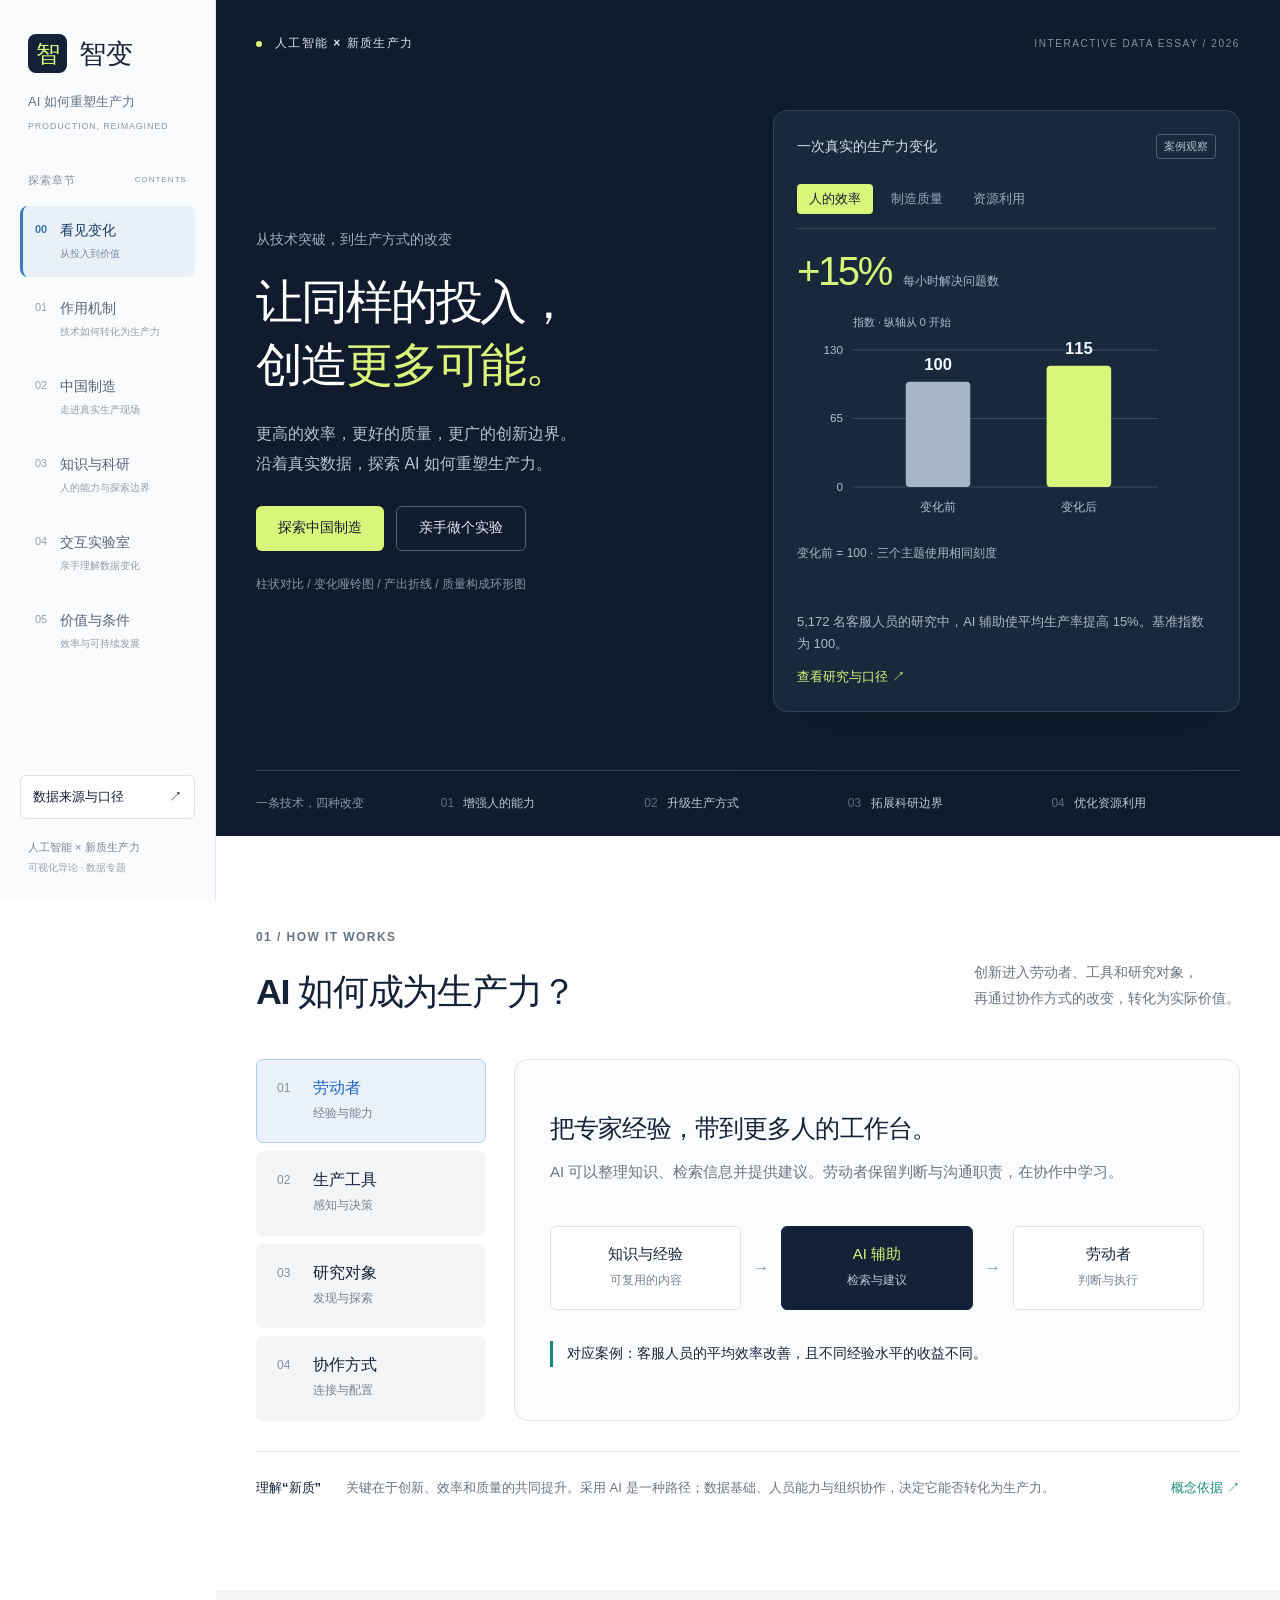
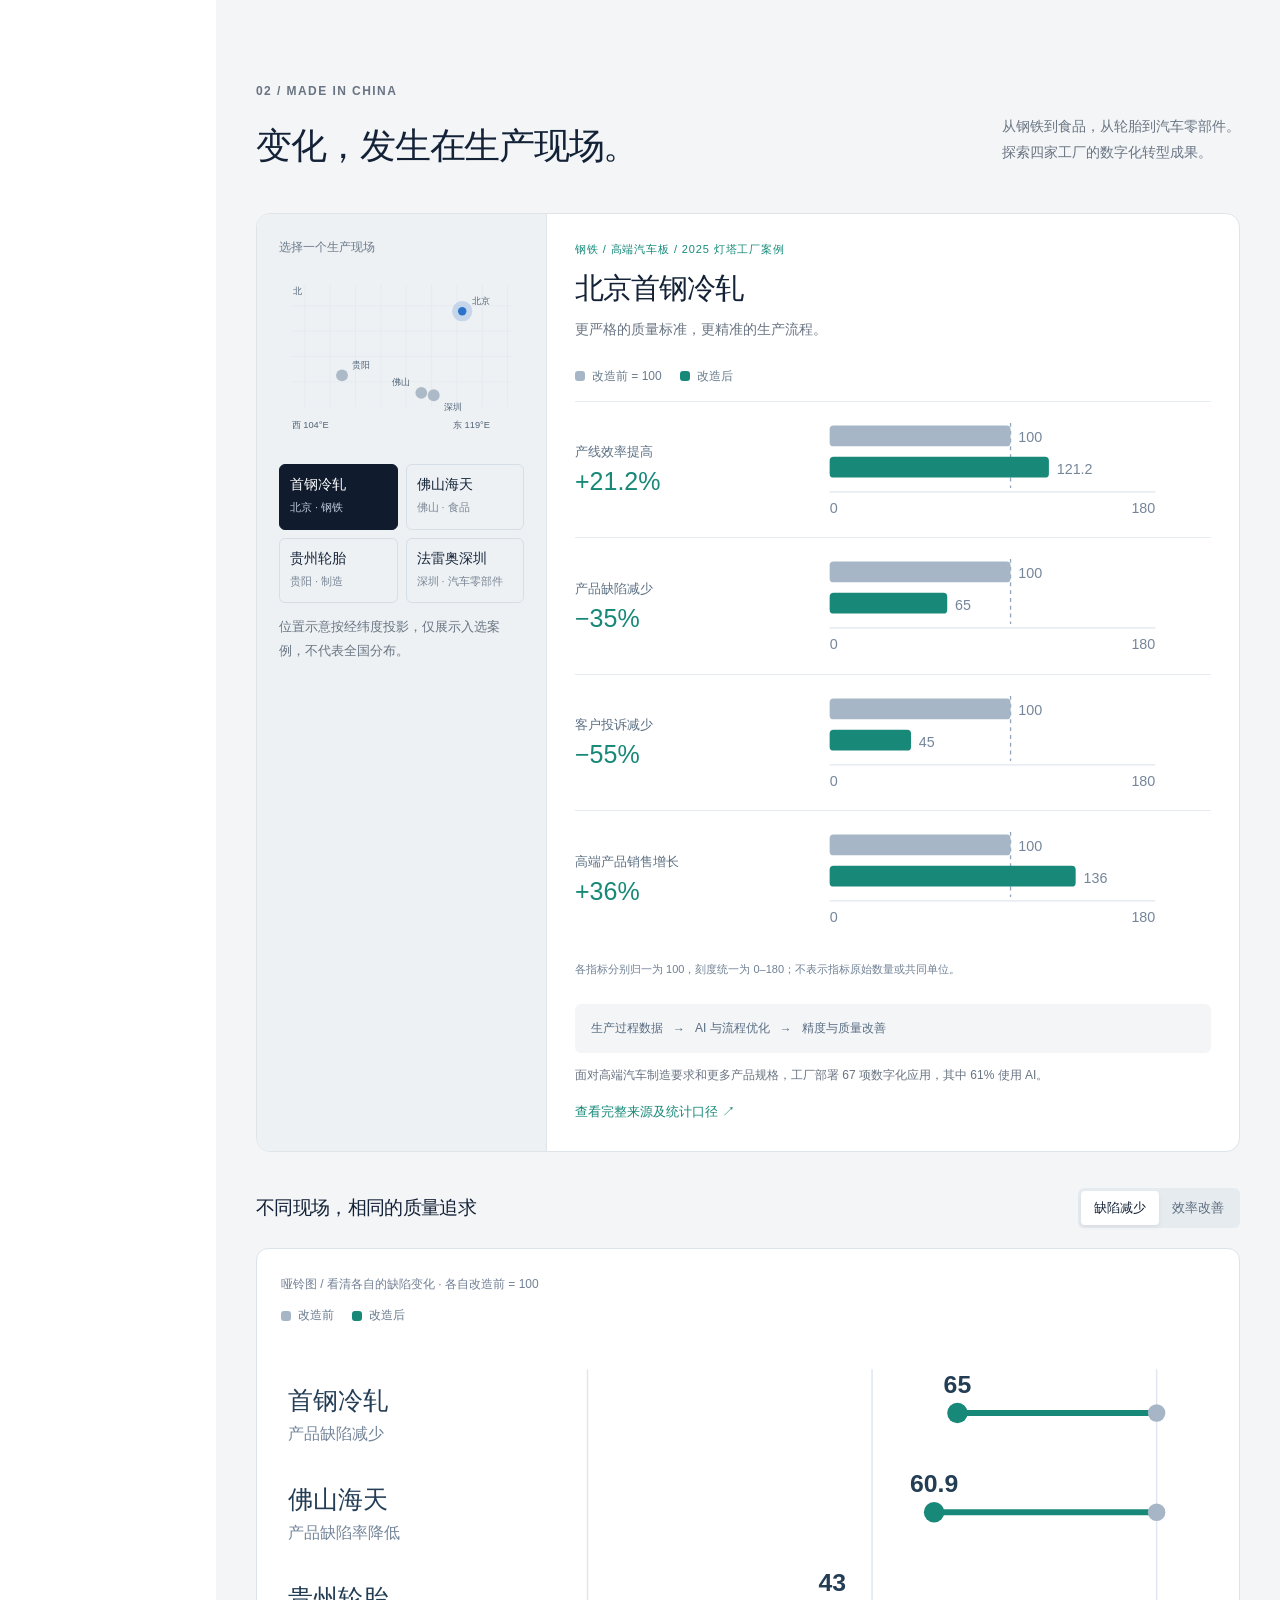
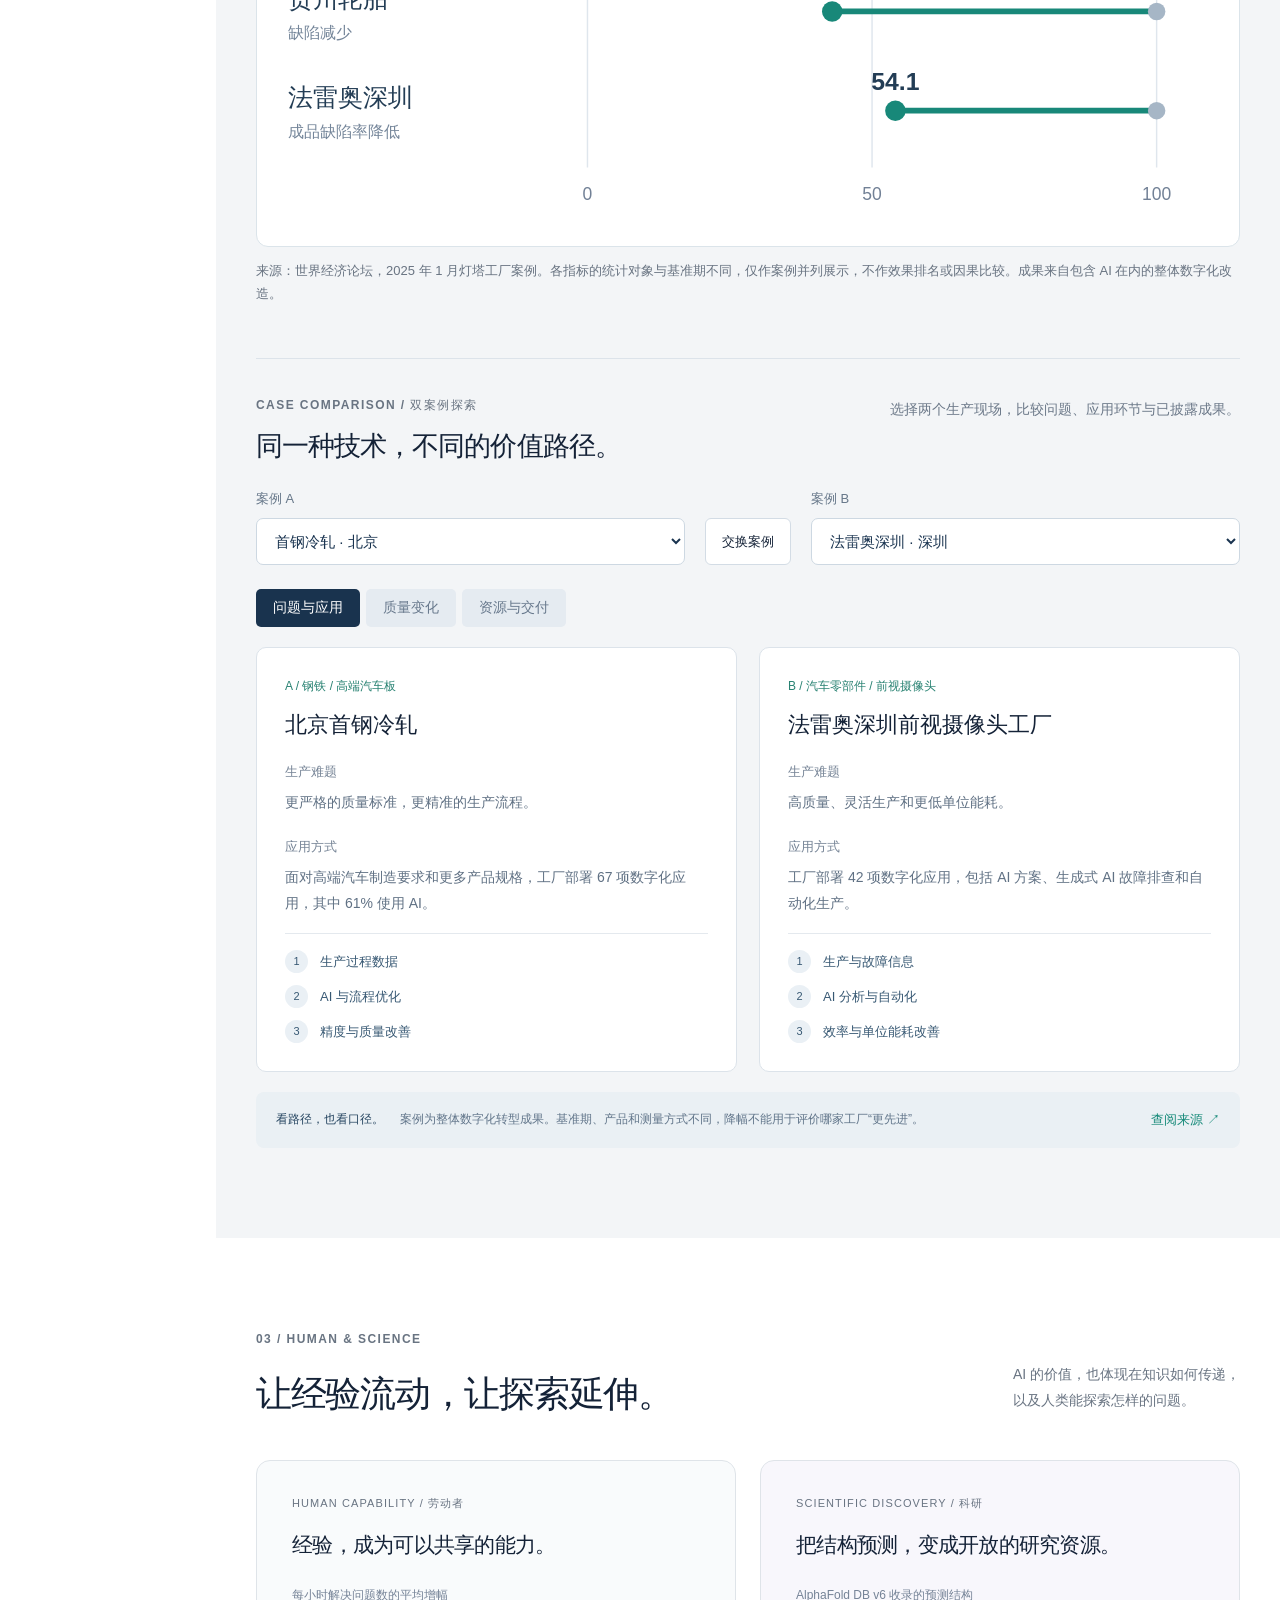
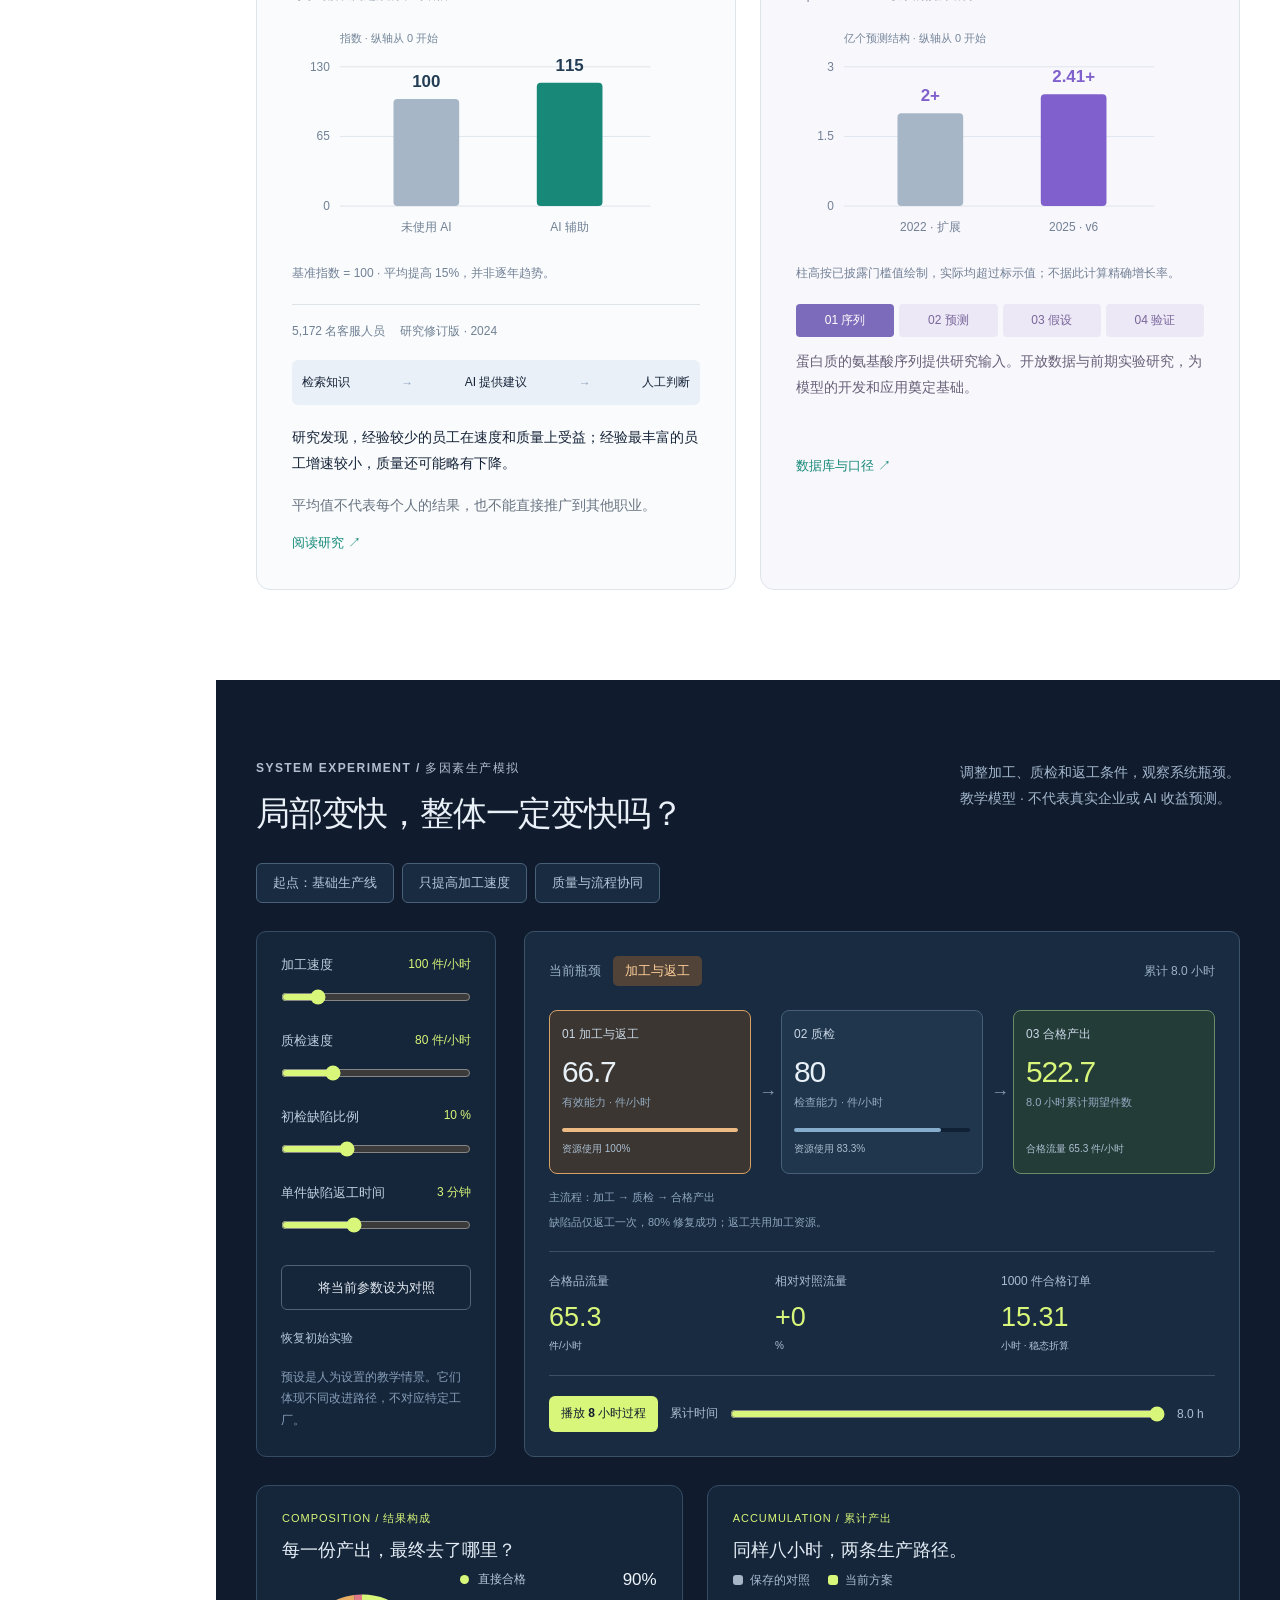
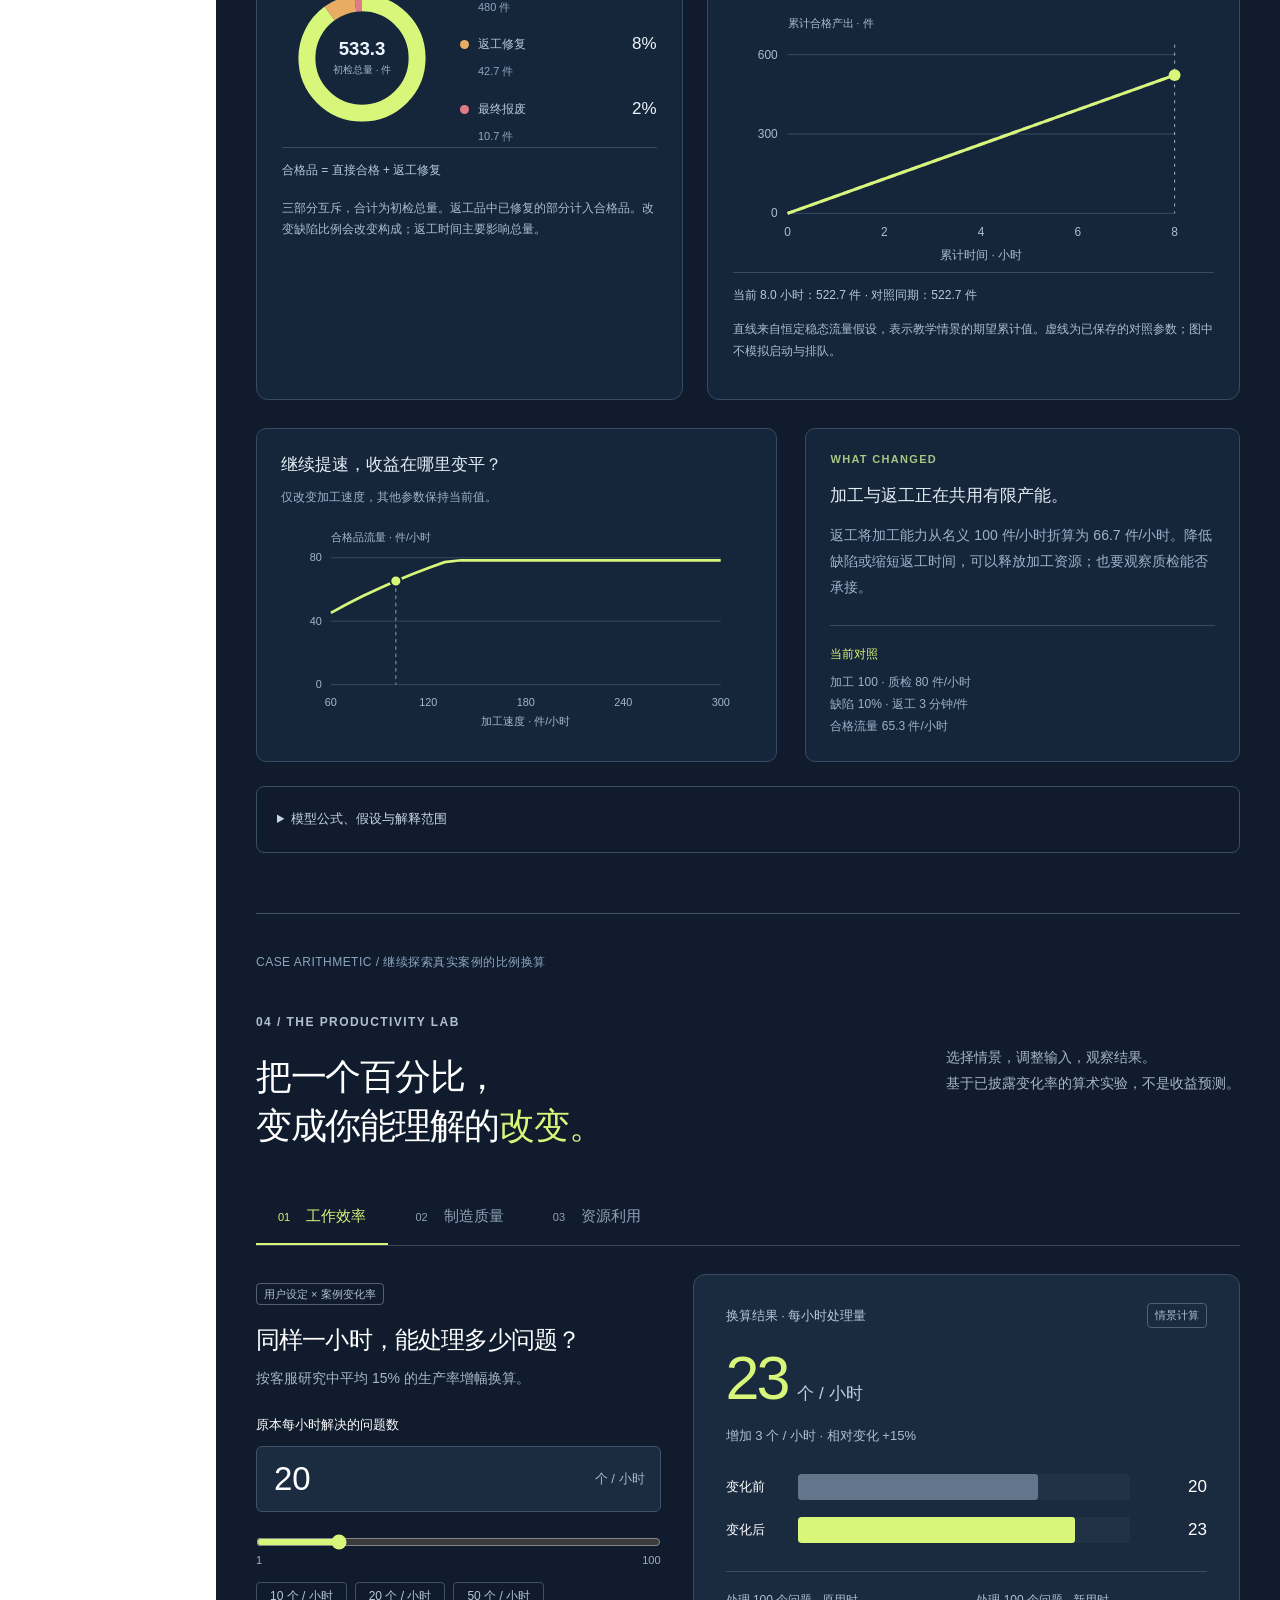
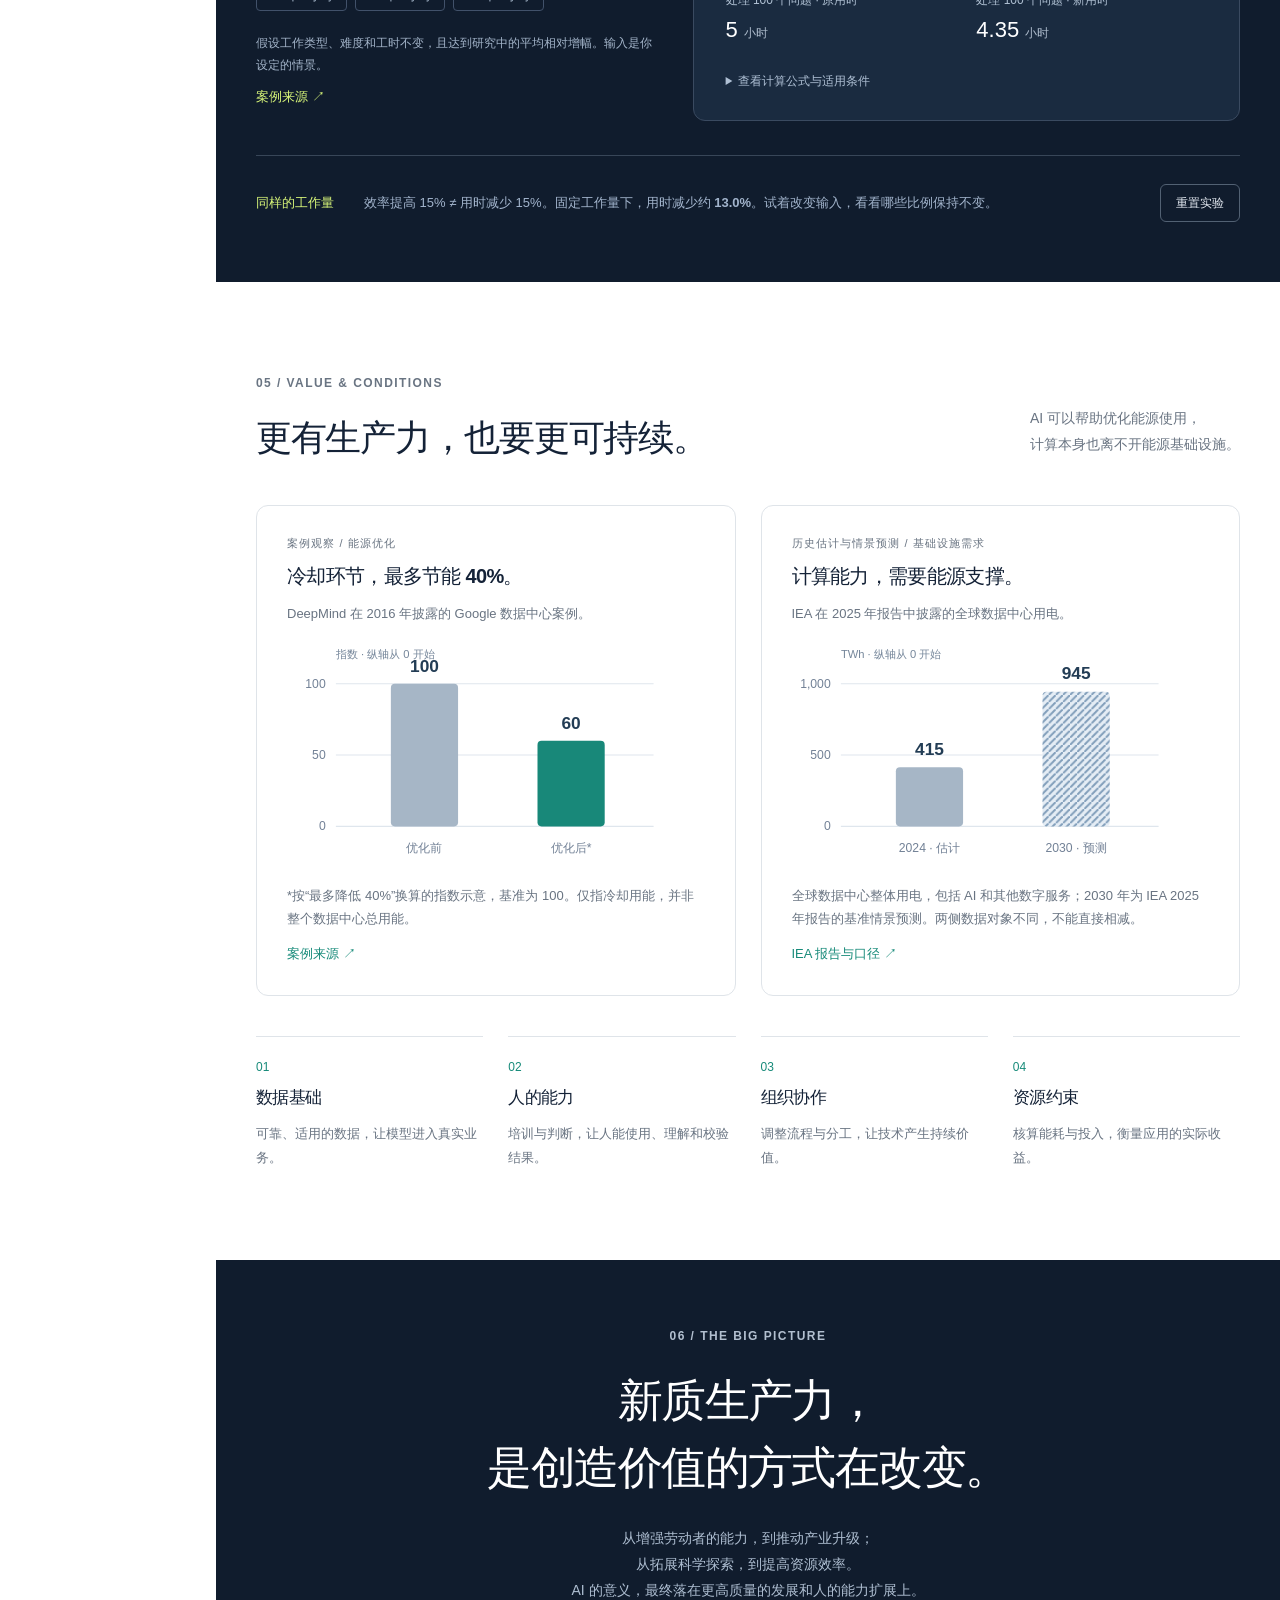
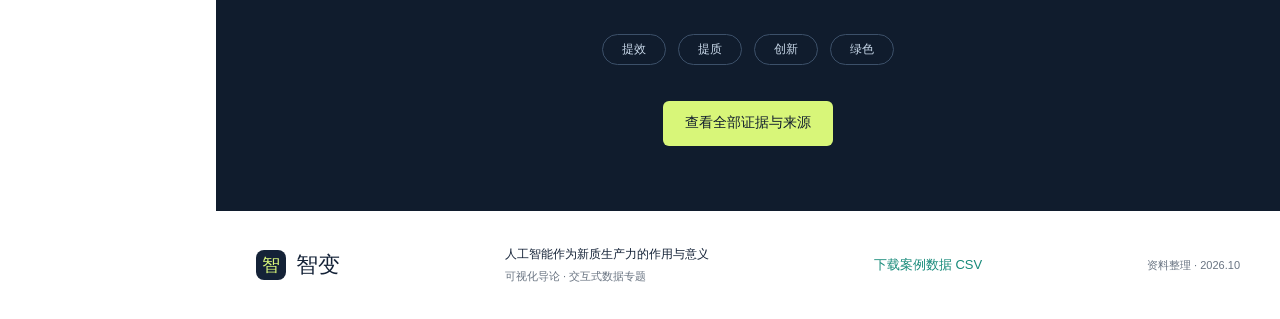
<file: index.html>
<!doctype html>
<html lang="zh-CN">
<head>
  <meta charset="utf-8"><meta name="viewport" content="width=device-width,initial-scale=1">
  <meta name="description" content="用真实研究、中国制造案例与交互实验，理解人工智能如何提升效率、改善质量、拓展科研并重塑生产力。">
  <meta name="theme-color" content="#101c2d"><title>智变 · AI 如何重塑生产力</title>
  <link rel="icon" href="favicon.svg" type="image/svg+xml"><link rel="stylesheet" href="style.css"><link rel="stylesheet" href="sidebar.css"><link rel="stylesheet" href="enhance.css"><link rel="stylesheet" href="visuals.css">
</head>
<body>
<a class="skip" href="#main">跳到正文</a>
<header class="header">
  <a class="brand" href="#overview"><span class="brand-mark">智</span>智变</a>
  <p class="sidebar-subtitle">AI 如何重塑生产力<span>PRODUCTION, REIMAGINED</span></p>
  <button id="menu-toggle" class="menu-toggle" aria-expanded="false" aria-controls="chapter-menu">章节目录 <span aria-hidden="true">☰</span></button>
  <div id="chapter-menu" class="chapter-menu">
    <p class="nav-label">探索章节 <span>CONTENTS</span></p>
    <nav aria-label="主导航">
      <a href="#overview" class="current" aria-current="location"><span>00</span><div>看见变化<small>从投入到价值</small></div></a>
      <a href="#mechanism"><span>01</span><div>作用机制<small>技术如何转化为生产力</small></div></a>
      <a href="#industry"><span>02</span><div>中国制造<small>走进真实生产现场</small></div></a>
      <a href="#knowledge"><span>03</span><div>知识与科研<small>人的能力与探索边界</small></div></a>
      <a href="#lab"><span>04</span><div>交互实验室<small>亲手理解数据变化</small></div></a>
      <a href="#energy"><span>05</span><div>价值与条件<small>效率与可持续发展</small></div></a>
    </nav>
    <div class="sidebar-bottom"><button class="source-button" data-sources>数据来源与口径 <span>↗</span></button><p>人工智能 × 新质生产力<br><span>可视化导论 · 数据专题</span></p></div>
  </div>
</header>
<main id="main">
<section id="overview" class="hero section-dark">
  <div class="hero-top"><span class="eyebrow"><i></i> 人工智能 × 新质生产力</span><span class="edition">INTERACTIVE DATA ESSAY / 2026</span></div>
  <div class="hero-grid"><div class="hero-copy"><p class="kicker">从技术突破，到生产方式的改变</p><h1>让同样的投入，<br>创造<span>更多可能。</span></h1><p class="intro">更高的效率，更好的质量，更广的创新边界。<br>沿着真实数据，探索 AI 如何重塑生产力。</p><div class="hero-actions"><a class="button lime" href="#industry">探索中国制造</a><a class="button outline" href="#lab">亲手做个实验</a></div><p class="hero-note">双案例探索 / 生产流程模拟 / 每组数据可追溯</p></div>
  <div class="hero-viz"><div class="viz-heading"><span>一次真实的生产力变化</span><span class="tag">案例观察</span></div><div class="hero-tabs" role="group" aria-label="首页案例"><button data-hero="0" class="active" aria-pressed="true">人的效率</button><button data-hero="1" aria-pressed="false">制造质量</button><button data-hero="2" aria-pressed="false">资源利用</button></div><div id="hero-chart"></div><p id="hero-caption"></p><button class="text-button" id="hero-source">查看研究与口径 ↗</button></div></div>
  <div class="hero-bottom"><span>一条技术，四种改变</span><a href="#knowledge"><b>01</b> 增强人的能力</a><a href="#industry"><b>02</b> 升级生产方式</a><a href="#knowledge"><b>03</b> 拓展科研边界</a><a href="#energy"><b>04</b> 优化资源利用</a></div>
</section>
<section id="mechanism" class="section wrap"><div class="section-heading"><div><p class="eyebrow muted">01 / HOW IT WORKS</p><h2>AI 如何成为<span class="serif">生产力</span>？</h2></div><p>创新进入劳动者、工具和研究对象，<br>再通过协作方式的改变，转化为实际价值。</p></div><div class="mechanism-grid"><div class="mechanism-menu" role="group" aria-label="生产力要素"><button data-mech="0" class="active" aria-pressed="true"><span>01</span><b>劳动者</b><small>经验与能力</small></button><button data-mech="1" aria-pressed="false"><span>02</span><b>生产工具</b><small>感知与决策</small></button><button data-mech="2" aria-pressed="false"><span>03</span><b>研究对象</b><small>发现与探索</small></button><button data-mech="3" aria-pressed="false"><span>04</span><b>协作方式</b><small>连接与配置</small></button></div><div class="mechanism-detail" id="mechanism-detail" aria-live="polite"></div></div><div class="concept-note"><span>理解“新质”</span><p>关键在于创新、效率和质量的共同提升。采用 AI 是一种路径；数据基础、人员能力与组织协作，决定它能否转化为生产力。</p><button class="text-button" data-source="concept">概念依据 ↗</button></div></section>
<section id="industry" class="section industry-section"><div class="wrap"><div class="section-heading"><div><p class="eyebrow muted">02 / MADE IN CHINA</p><h2>变化，发生在<span class="serif">生产现场。</span></h2></div><p>从钢铁到食品，从轮胎到汽车零部件。<br>探索四家工厂的数字化转型成果。</p></div><div class="industry-workspace"><div class="case-selector"><p class="small-title">选择一个生产现场</p><div class="location-plot" id="location-plot" aria-label="案例地理位置示意"></div><div id="case-buttons" class="case-buttons"></div><p class="fine">位置示意按经纬度投影，仅展示入选案例，不代表全国分布。</p></div><div class="case-detail" id="case-detail"></div></div><div class="compare-heading"><h3>不同现场，相同的质量追求</h3><div class="segmented" aria-label="比较指标" role="group"><button data-compare="quality" class="active" aria-pressed="true">缺陷减少</button><button data-compare="efficiency" aria-pressed="false">效率改善</button></div></div><div id="comparison" class="comparison"></div><p class="fine">来源：世界经济论坛，2025 年 1 月灯塔工厂案例。各指标的统计对象与基准期不同，仅作案例并列展示，不作效果排名或因果比较。成果来自包含 AI 在内的整体数字化改造。</p></div></section>
<section id="knowledge" class="section wrap"><div class="section-heading"><div><p class="eyebrow muted">03 / HUMAN & SCIENCE</p><h2>让经验流动，让<span class="serif">探索延伸。</span></h2></div><p>AI 的价值，也体现在知识如何传递，<br>以及人类能探索怎样的问题。</p></div><div class="knowledge-grid"><article class="knowledge-card human"><span class="card-category">HUMAN CAPABILITY / 劳动者</span><h3>经验，成为可以共享的能力。</h3><div class="big-stat">+15<span>%</span></div><p class="stat-label">每小时解决问题数的平均增幅</p><div class="study-meta"><span>5,172 名客服人员</span><span>研究修订版 · 2024</span></div><div class="process-mini"><span>检索知识</span><i>→</i><span>AI 提供建议</span><i>→</i><span>人工判断</span></div><p>研究发现，经验较少的员工在速度和质量上受益；经验最丰富的员工增速较小，质量还可能略有下降。</p><p class="fine">平均值不代表每个人的结果，也不能直接推广到其他职业。</p><button class="text-button" data-source="work">阅读研究 ↗</button></article><article class="knowledge-card science"><span class="card-category">SCIENTIFIC DISCOVERY / 科研</span><h3>把结构预测，变成开放的研究资源。</h3><div class="big-stat purple">2.41<span>亿+</span></div><p class="stat-label">AlphaFold DB v6 收录的预测结构</p><div class="timeline"><div><span>2022</span><b>2 亿+</b><small>规模扩展</small></div><div><span>2025 · v6</span><b>2.41 亿+</b><small>数据库更新</small></div></div><div class="science-steps" role="group" aria-label="科研流程"><button data-science="0" class="active" aria-pressed="true">01 序列</button><button data-science="1" aria-pressed="false">02 预测</button><button data-science="2" aria-pressed="false">03 假设</button><button data-science="3" aria-pressed="false">04 验证</button></div><p id="science-explanation" aria-live="polite"></p><button class="text-button" data-source="alphafold">数据库与口径 ↗</button></article></div></section>
<section id="lab" class="section section-dark lab-section"><div class="wrap"><div class="section-heading"><div><p class="eyebrow">04 / THE PRODUCTIVITY LAB</p><h2>把一个百分比，<br>变成你能理解的<span class="lime-text">改变。</span></h2></div><p>选择情景，调整输入，观察结果。<br>基于已披露变化率的算术实验，不是收益预测。</p></div><div class="lab-tabs" role="group" aria-label="实验情景"><button data-lab="work" class="active" aria-pressed="true"><span>01</span> 工作效率</button><button data-lab="quality" aria-pressed="false"><span>02</span> 制造质量</button><button data-lab="resource" aria-pressed="false"><span>03</span> 资源利用</button></div><div class="lab-workspace"><div class="lab-controls"><span class="tag">用户设定 × 案例变化率</span><h3 id="lab-title"></h3><p id="lab-description"></p><label id="input-label" for="lab-input"></label><div class="number-field"><input type="number" id="lab-input" min="1" max="100" value="20"><span id="input-unit"></span></div><input id="lab-range" type="range" min="1" max="100" value="20" aria-label="调整实验输入"><div class="range-bounds"><span id="range-min">1</span><span id="range-max">100</span></div><div class="preset-row" id="lab-presets"></div><p class="lab-assumption" id="lab-assumption"></p><button class="text-button" id="lab-source">案例来源 ↗</button></div><div class="lab-results" aria-live="polite"><div id="lab-result-header"></div><div id="lab-chart"></div><div id="lab-extra"></div><details><summary>查看计算公式与适用条件</summary><div id="lab-formula"></div></details></div></div><div class="lab-footer"><span>同样的工作量</span><p>效率提高 15% ≠ 用时减少 15%。固定工作量下，用时减少约 <b>13.0%</b>。试着改变输入，看看哪些比例保持不变。</p><button id="reset-lab" class="button outline">重置实验</button></div></div></section>
<section id="energy" class="section wrap"><div class="section-heading"><div><p class="eyebrow muted">05 / VALUE & CONDITIONS</p><h2>更有生产力，也要<span class="serif">更可持续。</span></h2></div><p>AI 可以帮助优化能源使用，<br>计算本身也离不开能源基础设施。</p></div><div class="energy-grid"><article class="energy-card"><div class="card-category">案例观察 / 能源优化</div><h3>冷却环节，最多节能 40%。</h3><p>DeepMind 在 2016 年披露的 Google 数据中心案例。</p><div class="cooling-bars"><div><span>优化前</span><div><i style="width:100%"></i></div><b>100</b></div><div><span>优化后*</span><div><i style="width:60%"></i></div><b>60</b></div></div><p class="fine">*按“最多降低 40%”换算的指数示意，基准为 100。仅指冷却用能，并非整个数据中心总用能。</p><button class="text-button" data-source="cooling">案例来源 ↗</button></article><article class="energy-card"><div class="card-category">历史估计与情景预测 / 基础设施需求</div><h3>计算能力，需要能源支撑。</h3><p>IEA 在 2025 年报告中披露的全球数据中心用电。</p><div id="energy-chart"></div><p class="fine">全球数据中心整体用电，包括 AI 和其他数字服务；2030 年为 IEA 2025 年报告的基准情景预测。两侧数据对象不同，不能直接相减。</p><button class="text-button" data-source="energy">IEA 报告与口径 ↗</button></article></div><div class="conditions"><div><span>01</span><h3>数据基础</h3><p>可靠、适用的数据，让模型进入真实业务。</p></div><div><span>02</span><h3>人的能力</h3><p>培训与判断，让人能使用、理解和校验结果。</p></div><div><span>03</span><h3>组织协作</h3><p>调整流程与分工，让技术产生持续价值。</p></div><div><span>04</span><h3>资源约束</h3><p>核算能耗与投入，衡量应用的实际收益。</p></div></div></section>
<section class="closing section-dark"><div class="wrap"><p class="eyebrow">06 / THE BIG PICTURE</p><h2>新质生产力，<br>是创造价值的方式在改变。</h2><p>从增强劳动者的能力，到推动产业升级；<br>从拓展科学探索，到提高资源效率。<br>AI 的意义，最终落在更高质量的发展和人的能力扩展上。</p><div class="closing-tags"><span>提效</span><span>提质</span><span>创新</span><span>绿色</span></div><button class="button lime" data-sources>查看全部证据与来源</button></div></section>
</main>
<footer class="footer wrap"><a class="brand" href="#overview"><span class="brand-mark">智</span>智变</a><p>人工智能作为新质生产力的作用与意义<br><span>可视化导论 · 交互式数据专题</span></p><button class="text-button" id="download-data">下载案例数据 CSV</button><span class="footer-date">资料整理 · 2026.10</span></footer>
<dialog id="source-dialog"><div class="dialog-header"><div><span class="eyebrow muted">EVIDENCE & METHODOLOGY</span><h2>数据有出处，结论有边界。</h2></div><button id="close-dialog" aria-label="关闭来源窗口">×</button></div><div class="dialog-content" id="source-content"></div></dialog>
<noscript><p class="noscript">此网站的交互图表需要启用 JavaScript。静态正文和数据说明仍可阅读。</p></noscript>
<script src="app.js"></script><script src="model.js"></script><script src="enhance.js"></script><script src="visuals.js"></script>
</body></html>
</file>
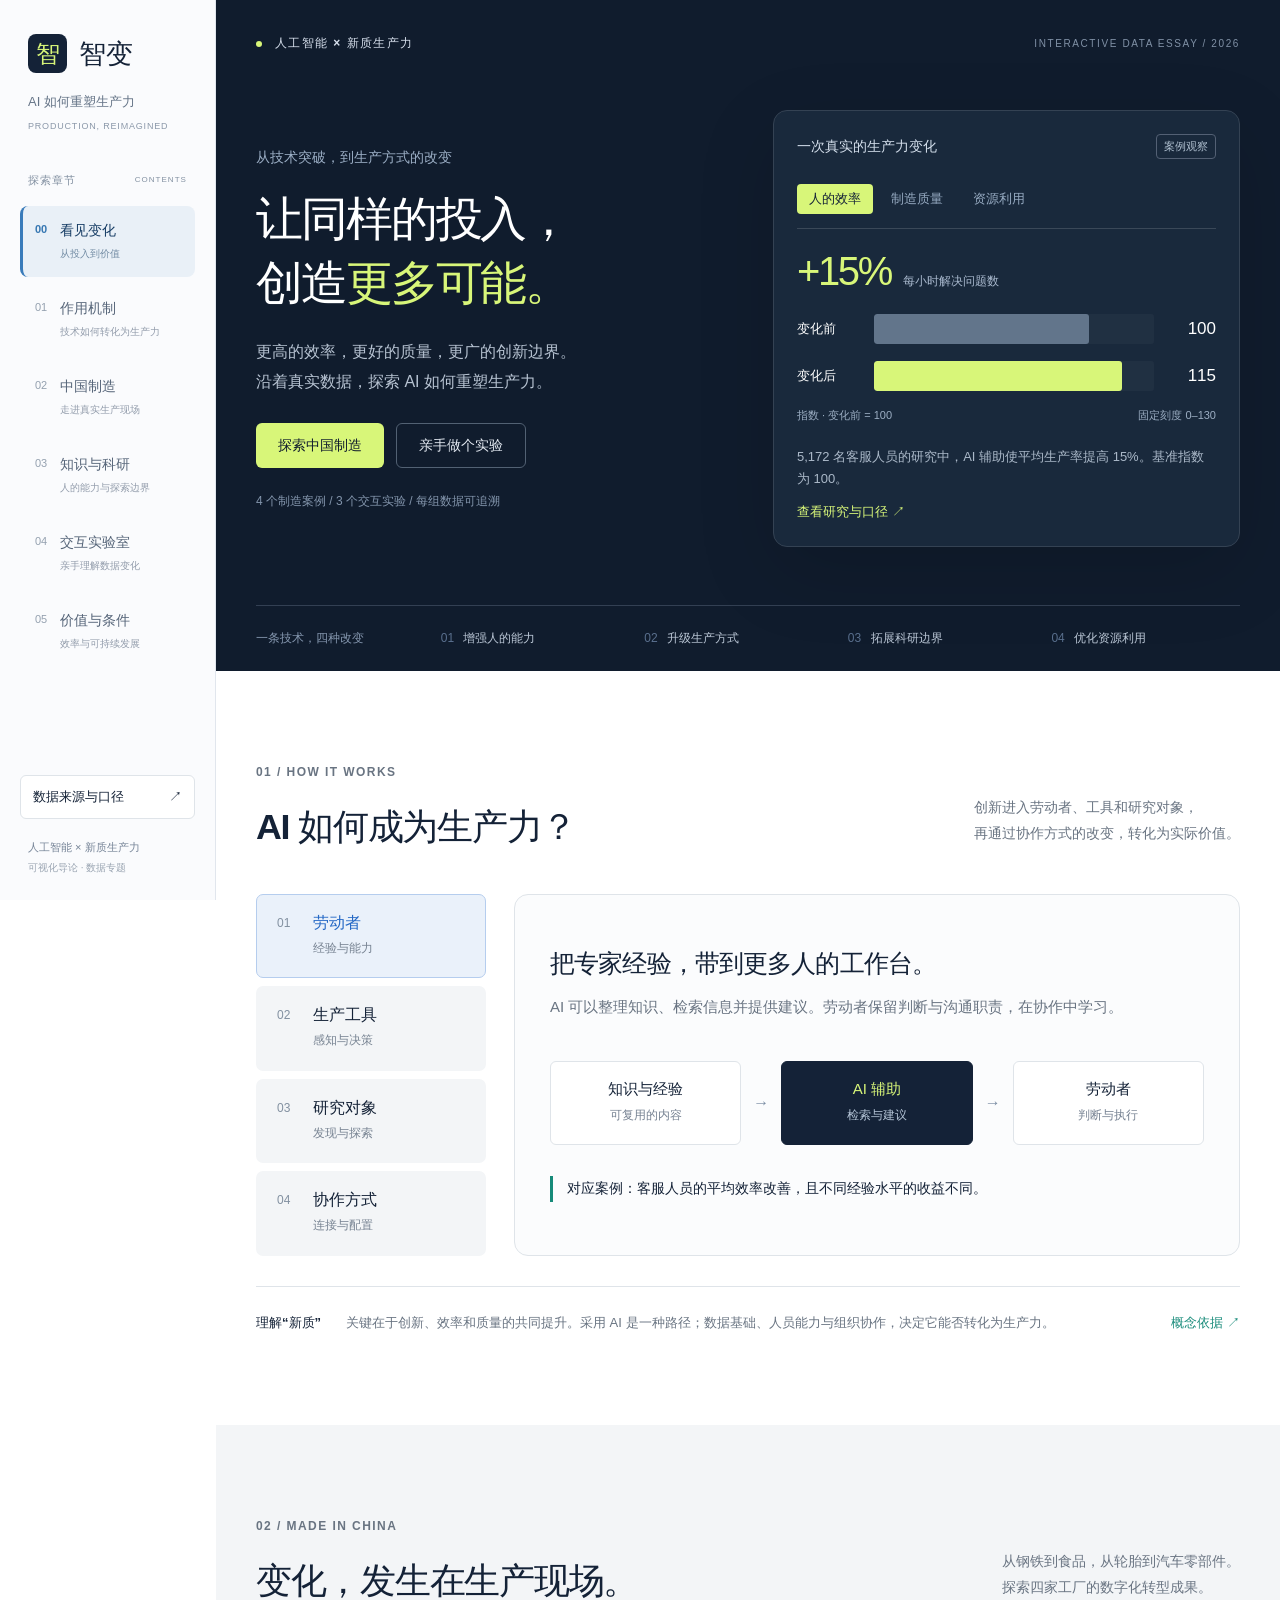
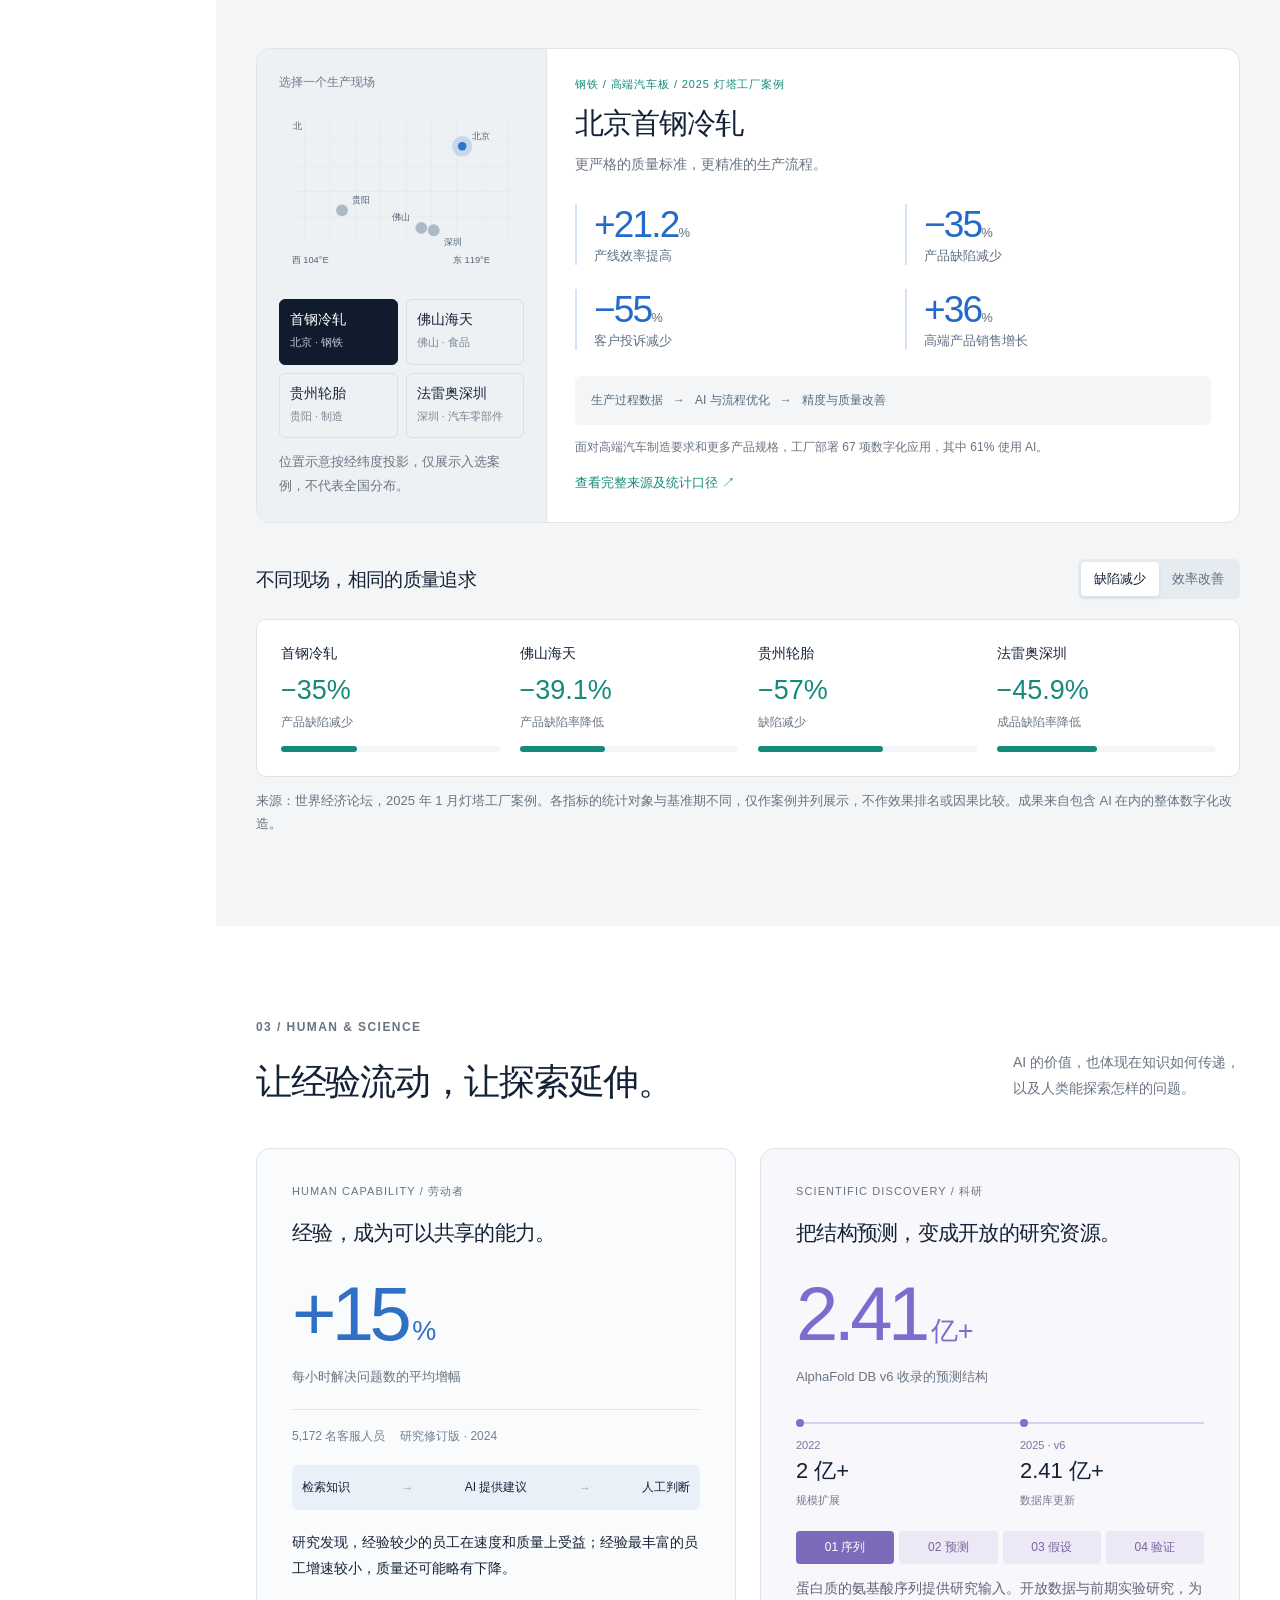
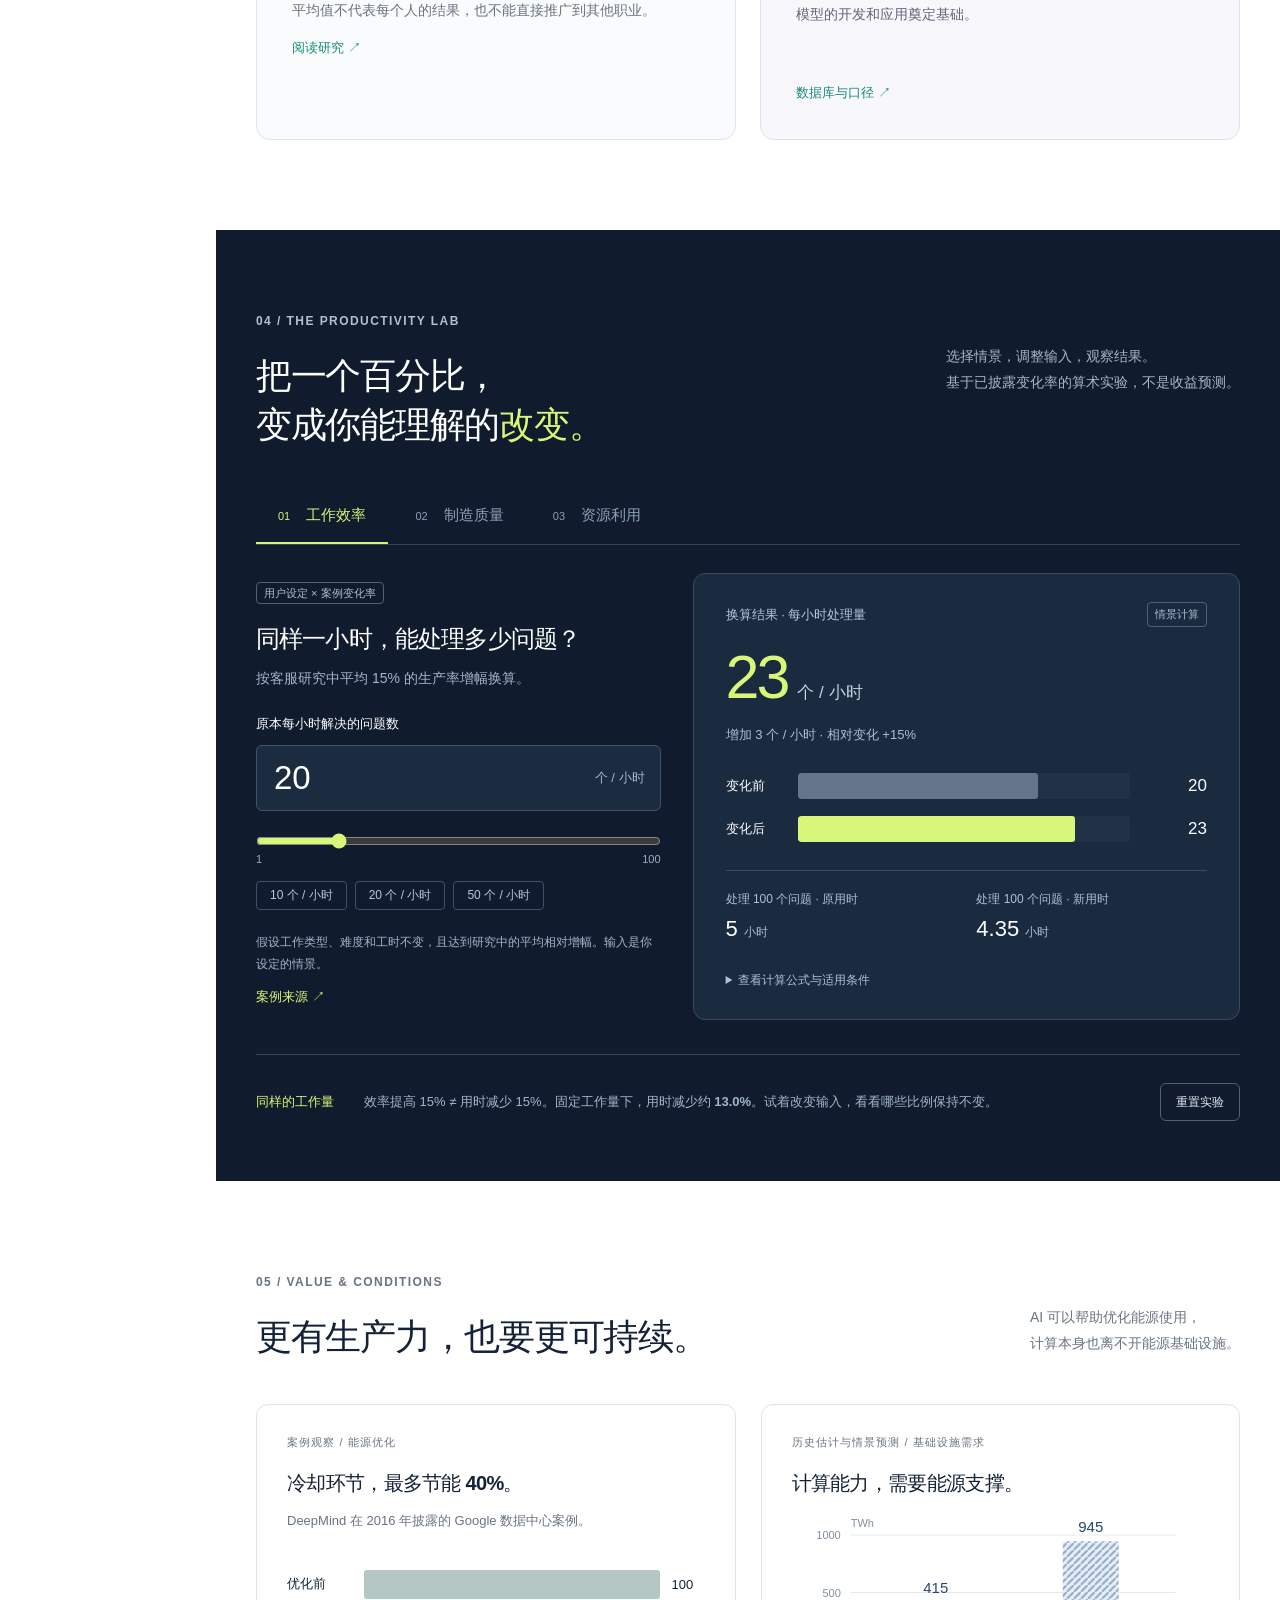
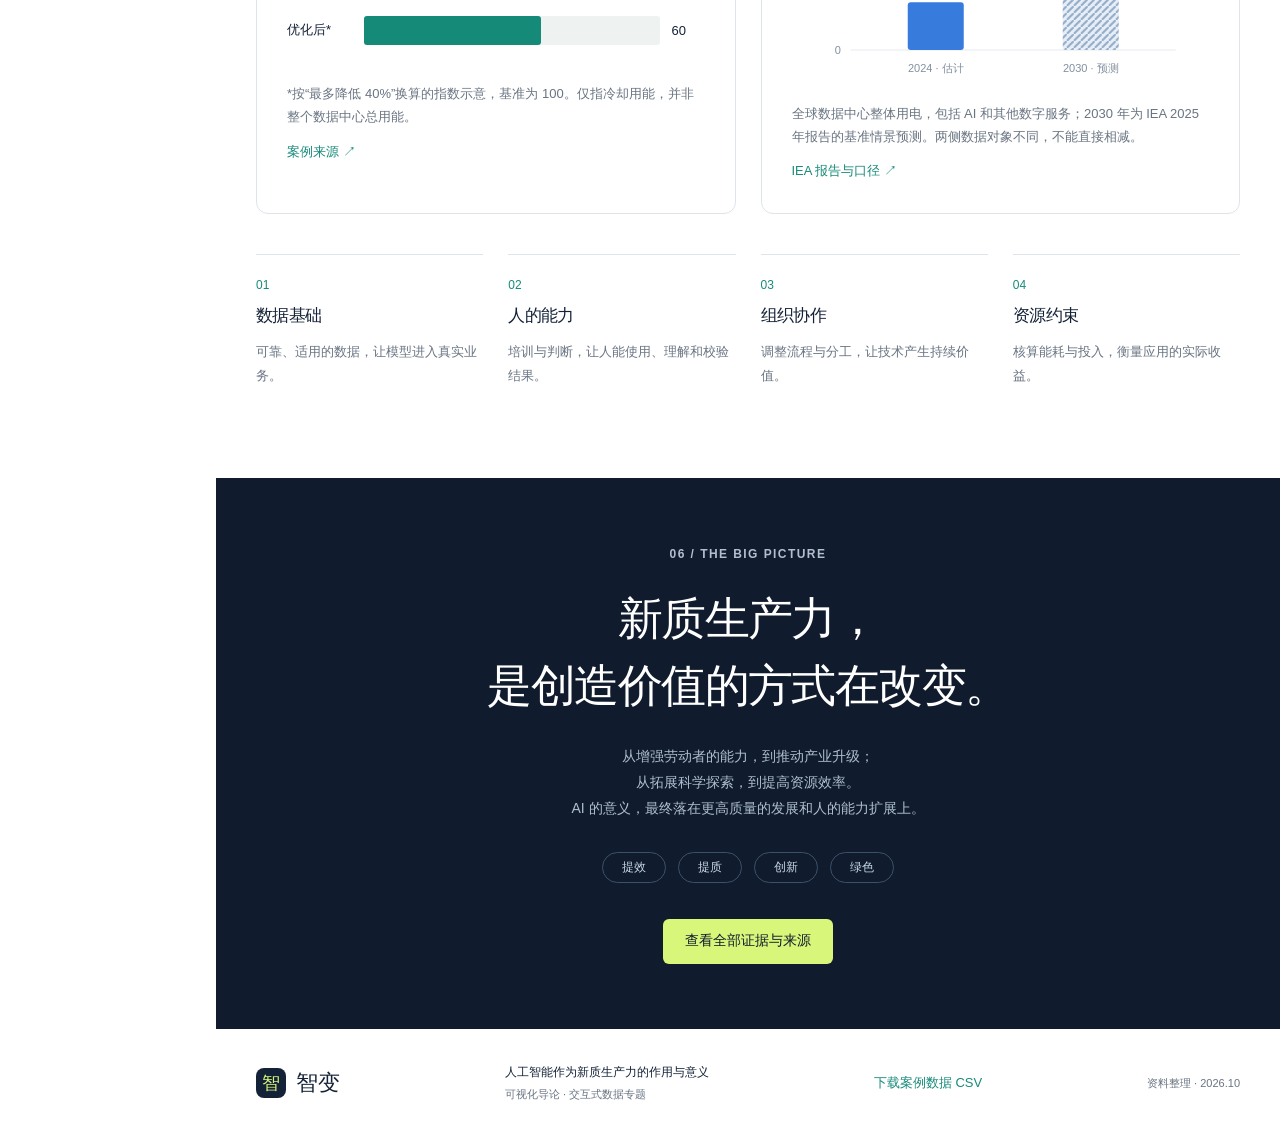
<file: previous/index.html>
<!doctype html>
<html lang="zh-CN">
<head>
  <meta charset="utf-8"><meta name="viewport" content="width=device-width,initial-scale=1">
  <meta name="description" content="用真实研究、中国制造案例与交互实验，理解人工智能如何提升效率、改善质量、拓展科研并重塑生产力。">
  <meta name="theme-color" content="#101c2d"><title>智变 · AI 如何重塑生产力</title>
  <link rel="icon" href="favicon.svg" type="image/svg+xml"><link rel="stylesheet" href="style.css"><link rel="stylesheet" href="sidebar.css">
</head>
<body>
<a class="skip" href="#main">跳到正文</a>
<header class="header">
  <a class="brand" href="#overview"><span class="brand-mark">智</span>智变</a>
  <p class="sidebar-subtitle">AI 如何重塑生产力<span>PRODUCTION, REIMAGINED</span></p>
  <button id="menu-toggle" class="menu-toggle" aria-expanded="false" aria-controls="chapter-menu">章节目录 <span aria-hidden="true">☰</span></button>
  <div id="chapter-menu" class="chapter-menu">
    <p class="nav-label">探索章节 <span>CONTENTS</span></p>
    <nav aria-label="主导航">
      <a href="#overview" class="current" aria-current="location"><span>00</span><div>看见变化<small>从投入到价值</small></div></a>
      <a href="#mechanism"><span>01</span><div>作用机制<small>技术如何转化为生产力</small></div></a>
      <a href="#industry"><span>02</span><div>中国制造<small>走进真实生产现场</small></div></a>
      <a href="#knowledge"><span>03</span><div>知识与科研<small>人的能力与探索边界</small></div></a>
      <a href="#lab"><span>04</span><div>交互实验室<small>亲手理解数据变化</small></div></a>
      <a href="#energy"><span>05</span><div>价值与条件<small>效率与可持续发展</small></div></a>
    </nav>
    <div class="sidebar-bottom"><button class="source-button" data-sources>数据来源与口径 <span>↗</span></button><p>人工智能 × 新质生产力<br><span>可视化导论 · 数据专题</span></p></div>
  </div>
</header>
<main id="main">
<section id="overview" class="hero section-dark">
  <div class="hero-top"><span class="eyebrow"><i></i> 人工智能 × 新质生产力</span><span class="edition">INTERACTIVE DATA ESSAY / 2026</span></div>
  <div class="hero-grid"><div class="hero-copy"><p class="kicker">从技术突破，到生产方式的改变</p><h1>让同样的投入，<br>创造<span>更多可能。</span></h1><p class="intro">更高的效率，更好的质量，更广的创新边界。<br>沿着真实数据，探索 AI 如何重塑生产力。</p><div class="hero-actions"><a class="button lime" href="#industry">探索中国制造</a><a class="button outline" href="#lab">亲手做个实验</a></div><p class="hero-note">4 个制造案例 / 3 个交互实验 / 每组数据可追溯</p></div>
  <div class="hero-viz"><div class="viz-heading"><span>一次真实的生产力变化</span><span class="tag">案例观察</span></div><div class="hero-tabs" role="group" aria-label="首页案例"><button data-hero="0" class="active" aria-pressed="true">人的效率</button><button data-hero="1" aria-pressed="false">制造质量</button><button data-hero="2" aria-pressed="false">资源利用</button></div><div id="hero-chart"></div><p id="hero-caption"></p><button class="text-button" id="hero-source">查看研究与口径 ↗</button></div></div>
  <div class="hero-bottom"><span>一条技术，四种改变</span><a href="#knowledge"><b>01</b> 增强人的能力</a><a href="#industry"><b>02</b> 升级生产方式</a><a href="#knowledge"><b>03</b> 拓展科研边界</a><a href="#energy"><b>04</b> 优化资源利用</a></div>
</section>
<section id="mechanism" class="section wrap"><div class="section-heading"><div><p class="eyebrow muted">01 / HOW IT WORKS</p><h2>AI 如何成为<span class="serif">生产力</span>？</h2></div><p>创新进入劳动者、工具和研究对象，<br>再通过协作方式的改变，转化为实际价值。</p></div><div class="mechanism-grid"><div class="mechanism-menu" role="group" aria-label="生产力要素"><button data-mech="0" class="active" aria-pressed="true"><span>01</span><b>劳动者</b><small>经验与能力</small></button><button data-mech="1" aria-pressed="false"><span>02</span><b>生产工具</b><small>感知与决策</small></button><button data-mech="2" aria-pressed="false"><span>03</span><b>研究对象</b><small>发现与探索</small></button><button data-mech="3" aria-pressed="false"><span>04</span><b>协作方式</b><small>连接与配置</small></button></div><div class="mechanism-detail" id="mechanism-detail" aria-live="polite"></div></div><div class="concept-note"><span>理解“新质”</span><p>关键在于创新、效率和质量的共同提升。采用 AI 是一种路径；数据基础、人员能力与组织协作，决定它能否转化为生产力。</p><button class="text-button" data-source="concept">概念依据 ↗</button></div></section>
<section id="industry" class="section industry-section"><div class="wrap"><div class="section-heading"><div><p class="eyebrow muted">02 / MADE IN CHINA</p><h2>变化，发生在<span class="serif">生产现场。</span></h2></div><p>从钢铁到食品，从轮胎到汽车零部件。<br>探索四家工厂的数字化转型成果。</p></div><div class="industry-workspace"><div class="case-selector"><p class="small-title">选择一个生产现场</p><div class="location-plot" id="location-plot" aria-label="案例地理位置示意"></div><div id="case-buttons" class="case-buttons"></div><p class="fine">位置示意按经纬度投影，仅展示入选案例，不代表全国分布。</p></div><div class="case-detail" id="case-detail"></div></div><div class="compare-heading"><h3>不同现场，相同的质量追求</h3><div class="segmented" aria-label="比较指标" role="group"><button data-compare="quality" class="active" aria-pressed="true">缺陷减少</button><button data-compare="efficiency" aria-pressed="false">效率改善</button></div></div><div id="comparison" class="comparison"></div><p class="fine">来源：世界经济论坛，2025 年 1 月灯塔工厂案例。各指标的统计对象与基准期不同，仅作案例并列展示，不作效果排名或因果比较。成果来自包含 AI 在内的整体数字化改造。</p></div></section>
<section id="knowledge" class="section wrap"><div class="section-heading"><div><p class="eyebrow muted">03 / HUMAN & SCIENCE</p><h2>让经验流动，让<span class="serif">探索延伸。</span></h2></div><p>AI 的价值，也体现在知识如何传递，<br>以及人类能探索怎样的问题。</p></div><div class="knowledge-grid"><article class="knowledge-card human"><span class="card-category">HUMAN CAPABILITY / 劳动者</span><h3>经验，成为可以共享的能力。</h3><div class="big-stat">+15<span>%</span></div><p class="stat-label">每小时解决问题数的平均增幅</p><div class="study-meta"><span>5,172 名客服人员</span><span>研究修订版 · 2024</span></div><div class="process-mini"><span>检索知识</span><i>→</i><span>AI 提供建议</span><i>→</i><span>人工判断</span></div><p>研究发现，经验较少的员工在速度和质量上受益；经验最丰富的员工增速较小，质量还可能略有下降。</p><p class="fine">平均值不代表每个人的结果，也不能直接推广到其他职业。</p><button class="text-button" data-source="work">阅读研究 ↗</button></article><article class="knowledge-card science"><span class="card-category">SCIENTIFIC DISCOVERY / 科研</span><h3>把结构预测，变成开放的研究资源。</h3><div class="big-stat purple">2.41<span>亿+</span></div><p class="stat-label">AlphaFold DB v6 收录的预测结构</p><div class="timeline"><div><span>2022</span><b>2 亿+</b><small>规模扩展</small></div><div><span>2025 · v6</span><b>2.41 亿+</b><small>数据库更新</small></div></div><div class="science-steps" role="group" aria-label="科研流程"><button data-science="0" class="active" aria-pressed="true">01 序列</button><button data-science="1" aria-pressed="false">02 预测</button><button data-science="2" aria-pressed="false">03 假设</button><button data-science="3" aria-pressed="false">04 验证</button></div><p id="science-explanation" aria-live="polite"></p><button class="text-button" data-source="alphafold">数据库与口径 ↗</button></article></div></section>
<section id="lab" class="section section-dark lab-section"><div class="wrap"><div class="section-heading"><div><p class="eyebrow">04 / THE PRODUCTIVITY LAB</p><h2>把一个百分比，<br>变成你能理解的<span class="lime-text">改变。</span></h2></div><p>选择情景，调整输入，观察结果。<br>基于已披露变化率的算术实验，不是收益预测。</p></div><div class="lab-tabs" role="group" aria-label="实验情景"><button data-lab="work" class="active" aria-pressed="true"><span>01</span> 工作效率</button><button data-lab="quality" aria-pressed="false"><span>02</span> 制造质量</button><button data-lab="resource" aria-pressed="false"><span>03</span> 资源利用</button></div><div class="lab-workspace"><div class="lab-controls"><span class="tag">用户设定 × 案例变化率</span><h3 id="lab-title"></h3><p id="lab-description"></p><label id="input-label" for="lab-input"></label><div class="number-field"><input type="number" id="lab-input" min="1" max="100" value="20"><span id="input-unit"></span></div><input id="lab-range" type="range" min="1" max="100" value="20" aria-label="调整实验输入"><div class="range-bounds"><span id="range-min">1</span><span id="range-max">100</span></div><div class="preset-row" id="lab-presets"></div><p class="lab-assumption" id="lab-assumption"></p><button class="text-button" id="lab-source">案例来源 ↗</button></div><div class="lab-results" aria-live="polite"><div id="lab-result-header"></div><div id="lab-chart"></div><div id="lab-extra"></div><details><summary>查看计算公式与适用条件</summary><div id="lab-formula"></div></details></div></div><div class="lab-footer"><span>同样的工作量</span><p>效率提高 15% ≠ 用时减少 15%。固定工作量下，用时减少约 <b>13.0%</b>。试着改变输入，看看哪些比例保持不变。</p><button id="reset-lab" class="button outline">重置实验</button></div></div></section>
<section id="energy" class="section wrap"><div class="section-heading"><div><p class="eyebrow muted">05 / VALUE & CONDITIONS</p><h2>更有生产力，也要<span class="serif">更可持续。</span></h2></div><p>AI 可以帮助优化能源使用，<br>计算本身也离不开能源基础设施。</p></div><div class="energy-grid"><article class="energy-card"><div class="card-category">案例观察 / 能源优化</div><h3>冷却环节，最多节能 40%。</h3><p>DeepMind 在 2016 年披露的 Google 数据中心案例。</p><div class="cooling-bars"><div><span>优化前</span><div><i style="width:100%"></i></div><b>100</b></div><div><span>优化后*</span><div><i style="width:60%"></i></div><b>60</b></div></div><p class="fine">*按“最多降低 40%”换算的指数示意，基准为 100。仅指冷却用能，并非整个数据中心总用能。</p><button class="text-button" data-source="cooling">案例来源 ↗</button></article><article class="energy-card"><div class="card-category">历史估计与情景预测 / 基础设施需求</div><h3>计算能力，需要能源支撑。</h3><div id="energy-chart"></div><p class="fine">全球数据中心整体用电，包括 AI 和其他数字服务；2030 年为 IEA 2025 年报告的基准情景预测。两侧数据对象不同，不能直接相减。</p><button class="text-button" data-source="energy">IEA 报告与口径 ↗</button></article></div><div class="conditions"><div><span>01</span><h3>数据基础</h3><p>可靠、适用的数据，让模型进入真实业务。</p></div><div><span>02</span><h3>人的能力</h3><p>培训与判断，让人能使用、理解和校验结果。</p></div><div><span>03</span><h3>组织协作</h3><p>调整流程与分工，让技术产生持续价值。</p></div><div><span>04</span><h3>资源约束</h3><p>核算能耗与投入，衡量应用的实际收益。</p></div></div></section>
<section class="closing section-dark"><div class="wrap"><p class="eyebrow">06 / THE BIG PICTURE</p><h2>新质生产力，<br>是创造价值的方式在改变。</h2><p>从增强劳动者的能力，到推动产业升级；<br>从拓展科学探索，到提高资源效率。<br>AI 的意义，最终落在更高质量的发展和人的能力扩展上。</p><div class="closing-tags"><span>提效</span><span>提质</span><span>创新</span><span>绿色</span></div><button class="button lime" data-sources>查看全部证据与来源</button></div></section>
</main>
<footer class="footer wrap"><a class="brand" href="#overview"><span class="brand-mark">智</span>智变</a><p>人工智能作为新质生产力的作用与意义<br><span>可视化导论 · 交互式数据专题</span></p><button class="text-button" id="download-data">下载案例数据 CSV</button><span class="footer-date">资料整理 · 2026.10</span></footer>
<dialog id="source-dialog"><div class="dialog-header"><div><span class="eyebrow muted">EVIDENCE & METHODOLOGY</span><h2>数据有出处，结论有边界。</h2></div><button id="close-dialog" aria-label="关闭来源窗口">×</button></div><div class="dialog-content" id="source-content"></div></dialog>
<noscript><p class="noscript">此网站的交互图表需要启用 JavaScript。静态正文和数据说明仍可阅读。</p></noscript>
<script src="app.js"></script>
</body></html>
</file>
<file: style.css>
@charset "UTF-8";
:root{--ink:#142237;--muted:#697482;--navy:#101c2d;--navy2:#192a3d;--line:#dfe4e9;--paper:#fff;--soft:#f3f5f7;--lime:#d8f679;--blue:#377bdc;--green:#168a79;--purple:#8274df;--radius:14px;font-family:Inter,"Segoe UI","Microsoft YaHei","PingFang SC",sans-serif;color:var(--ink);background:var(--paper);font-synthesis:none;scroll-behavior:smooth;scroll-padding-top:85px}
*{box-sizing:border-box}body{margin:0}button,input{font:inherit}button,a,input,summary{-webkit-tap-highlight-color:transparent}button{cursor:pointer}a{color:inherit;text-decoration:none}button{color:inherit}button:focus-visible,a:focus-visible,input:focus-visible,summary:focus-visible{outline:3px solid #719fec;outline-offset:5px}button{border:0}p{line-height:1.85;margin:0 0 16px;font-size:16px}h1,h2,h3{margin:0;line-height:1.35;letter-spacing:-.035em}h2{font-size:clamp(30px,3.2vw,44px);font-weight:650}h3{font-size:22px;font-weight:650}small,.fine{font-size:13px;line-height:1.8}.fine{color:var(--muted);margin:12px 0 0}.wrap{max-width:1240px;margin:auto;padding-left:40px;padding-right:40px}.section{padding-top:90px;padding-bottom:90px}.section-dark{color:#fff;background:var(--navy)}.header{height:80px;display:flex;align-items:center;justify-content:space-between;gap:25px;padding:0 40px;background:rgba(255,255,255,.96);border-bottom:1px solid var(--line);position:sticky;top:0;z-index:30;backdrop-filter:blur(15px)}.brand{display:flex;gap:10px;align-items:center;font-weight:750;font-size:23px;white-space:nowrap}.brand-mark{display:grid;place-items:center;background:var(--ink);color:var(--lime);height:34px;width:34px;border-radius:8px;font-size:21px}.brand-sub{font-size:9px;letter-spacing:.12em;max-width:100px;white-space:normal;line-height:1.5;color:var(--muted);margin-left:7px}.header nav{display:flex;gap:25px;font-size:14px;color:#526071}.header nav a:hover,.header nav a.current{color:#111f33}.header nav a.current{box-shadow:0 3px var(--green);padding-bottom:8px}.source-button{border:1px solid var(--line);background:white;padding:10px 14px;border-radius:6px;font-size:14px;white-space:nowrap}.source-button span{margin-left:8px}.skip{position:fixed;top:-100px;z-index:100;background:var(--lime);padding:15px}.skip:focus{top:0}.hero{padding:38px max(40px,calc((100vw - 1160px)/2)) 0}.hero-top{display:flex;justify-content:space-between;align-items:center}.eyebrow{font-size:12px;letter-spacing:.12em;font-weight:600;margin:0 0 20px;display:block;color:#b2bfcf}.hero-top .eyebrow{margin:0;color:#d7e0ed}.eyebrow i{width:6px;height:6px;background:var(--lime);display:inline-block;border-radius:50%;margin-right:8px}.muted{color:var(--muted)}.edition{font-size:10px;letter-spacing:.16em;color:#8091a6}.hero-grid{display:grid;grid-template-columns:1.03fr 1fr;gap:65px;align-items:center;padding:56px 0 65px}.kicker{font-size:14px;color:#9baec5;margin-bottom:18px}.hero h1{font-size:clamp(39px,4.4vw,62px);font-weight:600;line-height:1.35;letter-spacing:-.045em}.hero h1 span{color:var(--lime)}.intro{color:#b7c3d2;font-size:16px;margin:22px 0 26px;line-height:1.9}.hero-actions{display:flex;gap:12px}.button{display:inline-flex;justify-content:center;align-items:center;border-radius:6px;min-height:45px;padding:12px 22px;font-size:14px;font-weight:600;transition:transform .15s,background .15s}.button:hover{transform:translateY(-2px)}.lime{background:var(--lime);color:var(--navy)}.outline{border:1px solid #526173;background:transparent;color:#e3e9f1}.hero-note{font-size:12px;color:#8395ac;margin:22px 0 0}.hero-viz{background:#19293c;border:1px solid #344253;border-radius:14px;padding:24px;position:relative;box-shadow:0 25px 80px #0002}.viz-heading{display:flex;align-items:center;justify-content:space-between;gap:10px;font-size:14px;color:#d3deeb}.tag{font-size:11px;color:#aebece;border:1px solid #536074;padding:4px 7px;border-radius:4px}.hero-tabs{display:flex;gap:6px;margin:25px 0 20px;border-bottom:1px solid #3a4858;padding-bottom:14px}.hero-tabs button{padding:6px 12px;background:transparent;border-radius:4px;color:#96aac1;font-size:13px}.hero-tabs button.active{background:#d8f679;color:#142237}.hero-measure{font-size:12px;color:#aabacf;display:block;margin-bottom:20px}.hero-measure b{font-size:40px;color:var(--lime);font-weight:500;margin-right:12px;letter-spacing:-.06em}.bar-row{display:grid;grid-template-columns:65px 1fr 50px;gap:12px;align-items:center;margin:17px 0;font-size:13px}.bar-track{background:#ffffff08;height:30px;border-radius:3px;overflow:hidden}.bar-fill{height:100%;background:#62758b;transition:width .5s;border-radius:3px}.bar-row.after .bar-fill{background:var(--lime)}.bar-row b{font-weight:500;font-size:17px;text-align:right}.hero-viz p{color:#abb9c9;font-size:13px;line-height:1.7;min-height:45px;margin:23px 0 10px}.text-button{padding:0;background:none;font-size:13px;font-weight:500;color:var(--green);text-align:left;line-height:1.7}.text-button:hover{text-decoration:underline}.hero-viz .text-button{color:#d8f679}.hero-bottom{display:grid;grid-template-columns:1.1fr repeat(4,1fr);align-items:center;border-top:1px solid #334053;gap:24px;padding:24px 0;color:#bcc8d7;font-size:13px}.hero-bottom>span{font-size:12px;color:#8597af}.hero-bottom b{color:#5a708e;font-weight:500;margin-right:10px}.hero-bottom a:hover{color:var(--lime)}.section-heading{display:flex;justify-content:space-between;align-items:flex-end;gap:25px;margin-bottom:42px}.section-heading p:last-child:not(.eyebrow){color:var(--muted);font-size:14px;margin:0;max-width:420px}.serif{font-family:Georgia,"Noto Serif SC","Songti SC",SimSun,serif;font-weight:500}.mechanism-grid{display:grid;grid-template-columns:280px 1fr;gap:40px}.mechanism-menu{display:flex;flex-direction:column;gap:8px}.mechanism-menu button{background:var(--soft);padding:18px 20px;display:grid;grid-template-columns:26px 1fr;gap:4px 10px;text-align:left;border-radius:7px;border:1px solid transparent}.mechanism-menu button span{grid-row:span 2;font-size:12px;padding-top:3px;color:#8290a0}.mechanism-menu button b{font-size:16px}.mechanism-menu button small{font-size:12px;color:#778392}.mechanism-menu button.active{background:#eaf1fa;border-color:#b5cdee}.mechanism-menu button.active b{color:#2468c5}.mechanism-detail{display:flex;flex-direction:column;justify-content:center;background:#fbfcfd;border:1px solid var(--line);border-radius:var(--radius);padding:35px}.mechanism-detail h3{font-size:25px;margin-bottom:12px}.mechanism-detail>p{font-size:15px;color:var(--muted)}.flow{display:flex;align-items:center;gap:12px;margin:24px 0}.flow>div{background:white;border:1px solid var(--line);border-radius:6px;text-align:center;flex:1;padding:18px 8px;font-size:15px}.flow .ai-node{background:var(--ink);color:var(--lime);border-color:var(--ink)}.flow i{font-style:normal;color:#7b8ea4}.flow small{display:block;color:#768292;font-size:12px;margin-top:6px}.flow .ai-node small{color:#b5c5d7}.mechanism-detail .insight{border-left:3px solid var(--green);padding-left:14px;font-size:14px;color:var(--ink);margin:7px 0 0}.concept-note{display:flex;align-items:center;gap:25px;border-top:1px solid var(--line);margin-top:30px;padding-top:24px}.concept-note>span{white-space:nowrap;font-size:13px;font-weight:650}.concept-note p{font-size:13px;color:var(--muted);margin:0;flex:1}.concept-note button{white-space:nowrap}.industry-section{background:var(--soft)}.industry-workspace{display:grid;grid-template-columns:345px 1fr;border:1px solid var(--line);border-radius:var(--radius);overflow:hidden;background:white}.case-selector{background:#edf1f4;padding:24px;border-right:1px solid var(--line)}.small-title{font-size:12px;font-weight:650;color:#6d7b8b;margin-bottom:8px}.location-plot{height:180px;margin-bottom:18px;position:relative}.location-plot svg{width:100%;height:100%}.map-label{font-size:11px;fill:#526477}.case-buttons{display:grid;grid-template-columns:1fr 1fr;gap:8px}.case-buttons button{border:1px solid #d6dfe6;border-radius:6px;background:transparent;padding:11px 10px;text-align:left;font-size:14px}.case-buttons button small{display:block;font-size:11px;color:#7a8795;margin-top:4px}.case-buttons button.active{background:var(--navy);color:white;border-color:var(--navy)}.case-buttons button.active small{color:#bdcadb}.case-detail{padding:32px}.case-meta{font-size:11px;letter-spacing:.08em;color:var(--green);margin-bottom:12px}.case-detail h3{font-size:29px;margin-bottom:9px}.case-detail>p{font-size:14px;color:var(--muted)}.case-metrics{display:grid;grid-template-columns:1fr 1fr;gap:24px;margin:26px 0}.case-metric{border-left:2px solid #d4e4f6;padding-left:17px}.case-metric b{font-size:37px;font-weight:500;color:#236bc7;letter-spacing:-.05em;display:block}.case-metric span{font-size:13px;color:#617084}.case-process{display:flex;gap:10px;align-items:center;background:var(--soft);padding:16px;border-radius:6px;font-size:12px;color:#596d82}.case-process i{font-style:normal}.case-detail .fine{font-size:12px;margin-bottom:14px}.compare-heading{display:flex;align-items:center;justify-content:space-between;margin:36px 0 20px;gap:20px}.compare-heading h3{font-size:19px}.segmented{display:flex;background:#e6ebef;padding:3px;border-radius:6px}.segmented button{background:none;padding:8px 13px;border-radius:4px;font-size:13px;color:#5c6c7e}.segmented button.active{background:white;color:var(--ink);box-shadow:0 2px 5px #0001}.comparison{display:grid;grid-template-columns:repeat(4,1fr);gap:20px;background:white;border:1px solid var(--line);border-radius:10px;padding:24px}.comparison-item b{font-size:27px;font-weight:500;display:block;margin:12px 0 6px;color:var(--green)}.comparison-item>span{font-size:14px}.comparison-item small{font-size:12px;color:var(--muted);display:block;margin-bottom:12px}.comparison-item .mini-track{height:6px;background:var(--soft);border-radius:4px}.comparison-item .mini-track i{display:block;height:100%;background:var(--green);border-radius:4px;transition:width .4s}.comparison-item .unavailable{font-size:20px;color:#778493}.knowledge-grid{display:grid;grid-template-columns:1fr 1fr;gap:24px}.knowledge-card{padding:35px;border:1px solid var(--line);border-radius:var(--radius);background:#f9fbfc}.knowledge-card.science{background:#f8f7fc}.card-category{font-size:11px;letter-spacing:.1em;color:var(--muted);display:block;margin-bottom:20px}.knowledge-card h3{font-size:21px;margin-bottom:24px}.big-stat{font-size:76px;font-weight:500;line-height:1.1;letter-spacing:-.06em;color:#2f70c5}.big-stat span{font-size:27px;margin-left:5px;letter-spacing:0}.purple{color:#7d6bce}.stat-label{font-size:13px;color:var(--muted);margin-top:10px}.study-meta{display:flex;gap:15px;font-size:12px;color:#708094;border-top:1px solid var(--line);padding-top:18px;margin-top:20px}.process-mini{display:flex;justify-content:space-between;align-items:center;gap:6px;background:#eaf0f7;border-radius:6px;padding:14px 10px;font-size:12px;margin:20px 0}.process-mini i{font-style:normal;color:#8fa3bb}.knowledge-card>p:not(.stat-label){font-size:14px}.knowledge-card .fine{font-size:12px}.knowledge-card .text-button{margin-top:14px}.timeline{display:flex;gap:40px;border-top:2px solid #d7d0ed;margin-top:33px;padding-top:15px}.timeline>div{position:relative;flex:1}.timeline>div:before{content:"";height:8px;width:8px;border-radius:50%;background:#8170cb;position:absolute;top:-20px}.timeline span,.timeline b,.timeline small{display:block}.timeline span{font-size:11px;color:#7f719e}.timeline b{font-size:22px;font-weight:500;margin:5px 0}.timeline small{font-size:11px;color:#7e758d}.science-steps{display:flex;gap:5px;margin:20px 0 12px}.science-steps button{padding:8px 10px;background:#ece8f5;color:#78659c;font-size:12px;border-radius:4px;flex:1}.science-steps button.active{background:#7c6bba;color:white}#science-explanation{min-height:76px;font-size:14px;color:#686078}.lab-section{padding-top:80px;padding-bottom:60px}.lab-section .section-heading p:last-child{color:#a6b6c9}.lime-text{color:var(--lime)}.lab-tabs{display:flex;gap:5px;border-bottom:1px solid #3a4655;margin-bottom:28px}.lab-tabs button{color:#8da0b8;background:none;font-size:15px;padding:15px 22px 17px;border-bottom:2px solid transparent}.lab-tabs button span{font-size:11px;margin-right:12px}.lab-tabs button.active{border-bottom-color:var(--lime);color:var(--lime)}.lab-workspace{display:grid;grid-template-columns:.8fr 1.2fr;gap:50px}.lab-controls{padding:10px 0}.lab-controls h3{margin-top:22px;font-size:24px}.lab-controls>p{font-size:14px;color:#a3b4c9;margin:10px 0 24px}.lab-controls label{display:block;font-size:13px;margin-bottom:12px}.number-field{display:flex;align-items:center;background:#1b2b40;border:1px solid #41516a;padding:12px 15px;border-radius:6px}.number-field input{width:100%;min-width:0;font-size:33px;color:white;background:none;border:0;outline-offset:1px}.number-field span{color:#a7b7cc;font-size:13px;white-space:nowrap}input[type=range]{width:100%;accent-color:var(--lime);margin:22px 0 4px;cursor:pointer}.range-bounds{display:flex;justify-content:space-between;font-size:11px;color:#9caec3}.preset-row{display:flex;gap:8px;margin-top:16px}.preset-row button{background:none;border:1px solid #41516a;border-radius:4px;padding:5px 13px;font-size:12px;color:#b7c8dc}.lab-controls .lab-assumption{font-size:12px;line-height:1.8;margin:22px 0 10px}.lab-controls .text-button{color:var(--lime)}.lab-results{background:#1a2b40;border:1px solid #3a4a60;border-radius:12px;padding:28px 32px}.result-heading{display:flex;justify-content:space-between;align-items:center;gap:10px;font-size:13px;color:#b7c6d8}.result-total{font-size:61px;color:var(--lime);font-weight:500;letter-spacing:-.05em;margin:14px 0 0;line-height:1.2}.result-total small{font-size:17px;color:#bed3dd;letter-spacing:0;margin-left:10px}.result-delta{font-size:13px;color:#acbed1;margin:9px 0 26px}.lab-results .bar-track{height:26px}.lab-results .bar-row{grid-template-columns:60px 1fr 65px}.lab-extra{display:grid;grid-template-columns:1fr 1fr;gap:20px;border-top:1px solid #3d4d60;padding-top:20px;margin-top:28px}.lab-extra span{font-size:12px;color:#afc0d2;display:block}.lab-extra b{font-size:22px;font-weight:500;display:block;margin-top:8px}.lab-extra b small{font-size:12px;color:#b2c0d0;margin-left:6px}.lab-results details{margin-top:25px;color:#afc0d4;font-size:12px;line-height:1.85}.lab-results summary{cursor:pointer}.lab-results details p{font-size:12px;margin:13px 0 0}.lab-footer{display:flex;align-items:center;gap:30px;margin-top:34px;border-top:1px solid #384658;padding-top:28px}.lab-footer>span{font-size:13px;white-space:nowrap;color:var(--lime)}.lab-footer p{font-size:13px;color:#a2b4cc;margin:0;flex:1}.lab-footer .button{white-space:nowrap;font-size:12px;padding:9px 15px;min-height:38px}.energy-grid{display:grid;grid-template-columns:1fr 1fr;gap:25px}.energy-card{padding:30px;border:1px solid var(--line);border-radius:12px}.energy-card h3{font-size:20px}.energy-card>p:not(.fine){font-size:13px;color:var(--muted);margin-top:12px}.cooling-bars{margin:37px 0}.cooling-bars>div{display:grid;grid-template-columns:65px 1fr 33px;gap:12px;align-items:center;font-size:13px;margin:17px 0}.cooling-bars>div>div{background:#eef3f2;height:29px;border-radius:3px}.cooling-bars i{height:100%;display:block;background:#b5c7c3;border-radius:3px}.cooling-bars>div:last-child i{background:var(--green)}.cooling-bars b{font-weight:500}.energy-card .text-button{margin-top:12px}#energy-chart{margin-top:18px;height:175px}#energy-chart svg{width:100%;height:100%;overflow:visible}.conditions{display:grid;grid-template-columns:repeat(4,1fr);gap:25px;margin-top:40px}.conditions>div{border-top:1px solid var(--line);padding-top:20px}.conditions span{font-size:12px;color:var(--green)}.conditions h3{font-size:17px;margin:12px 0}.conditions p{font-size:13px;color:var(--muted);margin:0}.closing{padding:65px 0;text-align:center;position:relative;overflow:hidden}.closing h2{font-size:clamp(32px,3.5vw,48px);line-height:1.5}.closing p:not(.eyebrow){color:#aebed1;font-size:14px;margin-top:25px}.closing-tags{display:flex;justify-content:center;gap:12px;margin:30px 0}.closing-tags span{border:1px solid #3c5069;color:#c8d8e9;font-size:12px;padding:6px 19px;border-radius:30px}.closing .button{margin-top:6px}.footer{display:flex;align-items:center;justify-content:space-between;gap:24px;padding-top:32px;padding-bottom:32px}.footer p{font-size:12px;margin:0}.footer p span,.footer-date{color:var(--muted);font-size:11px}.footer .brand{font-size:22px}.footer .brand-mark{height:30px;width:30px;font-size:18px}dialog{padding:0;border:0;border-radius:15px;width:min(800px,92vw);max-height:86vh;color:var(--ink);box-shadow:0 20px 100px #0005}dialog::backdrop{background:#071320b8;backdrop-filter:blur(5px)}.dialog-header{display:flex;justify-content:space-between;align-items:flex-start;padding:28px 30px;border-bottom:1px solid var(--line);position:sticky;top:0;background:white;z-index:1}.dialog-header .eyebrow{margin-bottom:10px}.dialog-header h2{font-size:24px}.dialog-header button{background:var(--soft);width:32px;height:32px;border-radius:50%;font-size:24px;flex-shrink:0}.dialog-content{padding:10px 30px 28px}.source-entry{padding:22px 0;border-bottom:1px solid var(--line)}.source-entry:last-child{border:0}.source-entry h3{font-size:17px;letter-spacing:0;margin-bottom:10px}.source-entry p{font-size:13px;color:var(--muted);margin-bottom:10px}.source-entry a{font-size:13px;color:#2268bd;word-break:break-word}.source-entry .source-type{display:inline-block;background:#edf2f7;padding:3px 7px;font-size:11px;border-radius:4px;margin-bottom:10px}.source-entry.highlight{background:#f2f6fc;padding-left:14px;padding-right:14px;border-radius:8px}.noscript{background:#fff1b2;padding:20px;text-align:center}.chart-axis{fill:#8290a0;font-size:11px}.evidence-note{padding:16px;background:var(--soft);border-radius:6px;font-size:13px;color:var(--muted);margin:16px 0}.invalid{border-color:#f39b84!important}
@media(min-width:1500px){.header{padding-left:calc((100vw - 1380px)/2);padding-right:calc((100vw - 1380px)/2)}}
@media(max-width:1100px){.brand-sub{display:none}.header{padding:0 24px;gap:15px}.header nav{gap:18px;font-size:13px}.hero{padding-left:32px;padding-right:32px}.hero-grid{gap:30px}.hero h1{font-size:43px}.wrap{padding-left:32px;padding-right:32px}.industry-workspace{grid-template-columns:300px 1fr}.case-detail{padding:25px}.case-metrics{gap:16px}.case-metric b{font-size:33px}.lab-workspace{gap:30px}.hero-bottom{gap:10px;font-size:12px}.hero-bottom b{margin-right:5px}.section-heading p:last-child:not(.eyebrow){font-size:13px}.science-steps button{padding:8px 5px}.knowledge-card{padding:26px}.footer{flex-wrap:wrap}}
@media(max-width:800px){.header{height:65px}.header nav{display:none}.hero-top .edition{display:none}.hero{padding:25px 24px 0}.hero-grid{grid-template-columns:1fr;gap:35px;padding-top:32px;padding-bottom:32px}.hero-copy .intro br{display:none}.hero h1{font-size:clamp(36px,7vw,52px)}.hero-copy{max-width:600px}.hero-viz{max-width:600px;width:100%}.hero-bottom{grid-template-columns:1fr 1fr;gap:16px}.hero-bottom>span{grid-column:span 2}.section{padding-top:60px;padding-bottom:60px}.wrap{padding-left:24px;padding-right:24px}.section-heading{display:block;margin-bottom:28px}.section-heading p:last-child:not(.eyebrow){margin-top:18px;font-size:14px}.mechanism-grid{grid-template-columns:1fr;gap:18px}.mechanism-menu{display:grid;grid-template-columns:1fr 1fr}.mechanism-menu button{padding:12px}.mechanism-detail{padding:25px}.concept-note{flex-wrap:wrap;gap:12px}.concept-note p{flex-basis:75%}.industry-workspace{grid-template-columns:1fr}.case-selector{border-right:0;border-bottom:1px solid var(--line);padding:22px}.location-plot{display:none}.case-buttons{grid-template-columns:repeat(4,1fr)}.case-buttons button{font-size:12px;padding:10px 8px}.case-selector>.fine{display:none}.case-selector .small-title{margin-bottom:14px}.case-detail{padding:25px}.comparison{grid-template-columns:1fr 1fr}.knowledge-grid{grid-template-columns:1fr}.knowledge-card{padding:28px}.lab-workspace{grid-template-columns:1fr}.lab-controls{max-width:100%}.lab-controls>p{margin-bottom:20px}.lab-results{padding:25px}.lab-footer{flex-wrap:wrap;gap:16px}.lab-footer p{flex-basis:70%}.energy-grid{grid-template-columns:1fr}.conditions{grid-template-columns:1fr 1fr}.footer{gap:20px}.footer p{flex:1;min-width:200px}.footer-date{margin-left:auto}.dialog-header{padding:22px}.dialog-content{padding-left:22px;padding-right:22px}}
@media(max-width:440px){.hero h1{font-size:36px}.hero-viz{padding:20px}.viz-heading{font-size:12px}.hero-tabs button{font-size:12px;padding:6px 10px}.hero-measure b{font-size:36px}.hero-actions .button{padding:12px 15px}.hero-bottom{font-size:12px}.section-heading h2{font-size:30px}.case-buttons{grid-template-columns:1fr 1fr}.case-process{flex-wrap:wrap;font-size:12px}.case-metric b{font-size:31px}.case-detail h3{font-size:26px}.compare-heading{align-items:flex-start;flex-direction:column;gap:15px}.comparison{padding:20px;gap:23px 16px}.comparison-item>span{font-size:13px}.lab-tabs button{padding:13px 10px;font-size:13px}.lab-tabs button span{margin-right:6px}.lab-results{padding:22px 18px}.result-total{font-size:52px}.lab-results .bar-row{grid-template-columns:48px 1fr 58px;gap:8px}.lab-footer>p{flex-basis:100%}.flow{gap:7px}.flow>div{font-size:12px;padding:15px 4px}.flow small{font-size:11px}.mechanism-detail{padding:20px}.mechanism-detail h3{font-size:22px}.energy-card{padding:23px}.energy-card h3{font-size:18px}.dialog-header h2{font-size:20px}.closing h2{font-size:30px}.footer .text-button{font-size:12px}}
@media(prefers-reduced-motion:reduce){:root{scroll-behavior:auto}*,*::before,*::after{transition:none!important;animation:none!important}}
@media print{.header,dialog,.hero-actions,.lab-controls,.source-button,.text-button,.footer button{display:none!important}.section,.hero,.closing{padding:25px;color:#142237;background:white;break-inside:avoid}.wrap{padding:10px}.section-dark p{color:#526071!important}.hero-grid,.knowledge-grid,.industry-workspace,.energy-grid{display:block}.hero-viz,.lab-results{background:#f1f3f5;color:#142237}.hero h1 span,.lime-text{color:#168a79}.case-selector{display:none}}
</file>
<file: sidebar.css>
/* Chapter navigation and content widths */
:root{--sidebar-width:216px;scroll-padding-top:24px}
.header{position:fixed;inset:0 auto 0 0;width:var(--sidebar-width);height:100vh;height:100dvh;padding:34px 20px 22px;display:flex;flex-direction:column;align-items:stretch;justify-content:flex-start;gap:0;border-bottom:0;border-right:1px solid #e1e6ed;background:#fafbfd;backdrop-filter:none;overflow-y:auto}
.header .brand{padding-left:8px;font-size:27px;gap:12px}
.header .brand-mark{width:39px;height:39px;font-size:24px}
.sidebar-subtitle{padding-left:8px;font-size:13px;color:#657487;margin:18px 0 36px;line-height:1.7}
.sidebar-subtitle span{display:block;font-size:9px;letter-spacing:.09em;color:#8b98a9;margin-top:6px}
.chapter-menu{display:flex;flex-direction:column;flex:1}
.nav-label{font-size:11px;color:#8290a1;margin:0 8px 15px;display:flex;justify-content:space-between;align-items:center;letter-spacing:.08em}
.nav-label span{font-size:8px;letter-spacing:.13em}
.header nav{display:flex;flex-direction:column;gap:7px}
.header nav a{display:flex;gap:13px;align-items:flex-start;padding:14px 12px;border-radius:8px;border-left:3px solid transparent;color:#566579;box-shadow:none;transition:background .18s,color .18s}
.header nav a>span{font-size:11px;padding-top:3px;color:#94a0af;font-variant-numeric:tabular-nums}
.header nav a div{font-size:14px;line-height:1.5}
.header nav a small{display:block;font-size:10px;font-weight:400;color:#929cab;margin-top:4px;white-space:nowrap}
.header nav a:hover{background:#edf1f6}
.header nav a.current{background:#e9f0f7;color:#173d65;border-left-color:#397bba;padding-bottom:14px;box-shadow:none;font-weight:650}
.header nav a.current>span{color:#3677b2}
.header nav a.current small{color:#738ca4}
.sidebar-bottom{margin-top:auto;padding-top:30px}
.sidebar-bottom .source-button{width:100%;display:flex;justify-content:space-between;text-align:left;background:white;padding:12px;font-size:13px}
.sidebar-bottom p{font-size:11px;color:#778598;line-height:1.8;margin:19px 8px 0}
.sidebar-bottom p span{font-size:10px;color:#9aa5b2}
.menu-toggle{display:none}
main{margin-left:var(--sidebar-width)}
.footer.wrap{margin-left:var(--sidebar-width);max-width:none}
.hero{padding:35px 40px 0}
.hero-grid{gap:36px;padding:58px 0}
.hero h1{font-size:clamp(36px,3.65vw,56px)}
.hero-viz{padding:23px}
.wrap{padding-left:40px;padding-right:40px}
.hero-bottom{gap:15px;grid-template-columns:.9fr repeat(4,1fr);font-size:12px}
.hero-bottom b{margin-right:6px}
.mechanism-grid{grid-template-columns:230px 1fr;gap:28px}
.industry-workspace{grid-template-columns:290px 1fr}
.case-selector{padding:22px}
.case-detail{padding:28px}
.lab-workspace{grid-template-columns:.85fr 1.15fr;gap:32px}
.section-heading{align-items:flex-start}
.section-heading h2{font-size:clamp(30px,2.8vw,42px)}
.section-heading>p{padding-top:34px}
.skip:focus{left:230px}
@media(min-width:1600px){.hero{padding-left:max(40px,calc((100vw - var(--sidebar-width) - 1160px)/2));padding-right:max(40px,calc((100vw - var(--sidebar-width) - 1160px)/2))}}
@media(min-width:981px) and (max-width:1250px){:root{--sidebar-width:194px}.header{padding:28px 14px 20px}.hero,.wrap{padding-left:28px;padding-right:28px}.hero-grid{gap:25px;grid-template-columns:1fr 1fr}.hero h1{font-size:36px}.hero-viz{padding:18px}.hero-tabs button{padding:6px 8px}.hero-measure b{font-size:34px}.hero-bottom{grid-template-columns:1fr 1fr;gap:14px}.hero-bottom>span{grid-column:span 2}.section-heading{display:block}.section-heading>p{padding-top:16px}.industry-workspace{grid-template-columns:235px 1fr}.case-selector{padding:18px}.case-detail{padding:24px}.case-detail h3{font-size:25px}.case-metric b{font-size:30px}.case-metrics{gap:20px 10px}.mechanism-grid{grid-template-columns:190px 1fr;gap:20px}.mechanism-detail{padding:23px}.knowledge-card{padding:24px}.study-meta{flex-wrap:wrap;gap:6px}.lab-results{padding:24px}.lab-tabs button{padding-left:16px;padding-right:16px}.energy-card{padding:24px}.energy-card h3{font-size:18px}}
@media(max-width:980px){:root{--sidebar-width:0px;scroll-padding-top:88px}.header{inset:0 0 auto;width:100%;height:68px;padding:0 24px;display:flex;flex-direction:row;align-items:center;justify-content:space-between;border-right:0;border-bottom:1px solid #dfe4e9;overflow:visible}.header .brand{padding:0;font-size:23px}.header .brand-mark{height:34px;width:34px;font-size:21px}.sidebar-subtitle{display:none}.menu-toggle{display:flex;align-items:center;gap:14px;padding:9px 13px;border:1px solid #dfe4e9;border-radius:6px;background:white;font-size:13px}.menu-toggle span{font-size:16px}.chapter-menu{display:none;position:absolute;left:0;right:0;top:68px;padding:22px 24px;background:#fafbfd;border-bottom:1px solid #dfe4e9;box-shadow:0 20px 30px #101c2d14;max-height:calc(100dvh - 68px);overflow:auto}.menu-open .chapter-menu{display:flex}.header nav{display:grid;grid-template-columns:1fr 1fr;gap:8px}.header nav a{padding:12px}.header nav a.current{padding-bottom:12px}.header nav a small{font-size:11px}.nav-label{margin-bottom:13px}.sidebar-bottom{padding-top:18px;margin-top:0}.sidebar-bottom p{display:none}.sidebar-bottom .source-button{width:auto;gap:30px}.menu-toggle[aria-expanded=true]{background:#e9f0f7;color:#173d65}main{padding-top:68px;margin:0}.footer.wrap{margin-left:auto}.hero{padding:28px 28px 0}.hero-grid{grid-template-columns:1fr;gap:32px;padding:38px 0}.hero h1{font-size:clamp(36px,6vw,52px)}.hero-viz{max-width:none}.hero-copy{max-width:none}.hero-bottom{grid-template-columns:1fr 1fr}.hero-bottom>span{grid-column:span 2}.wrap{padding-left:28px;padding-right:28px}.mechanism-grid,.industry-workspace,.lab-workspace{grid-template-columns:1fr}.mechanism-menu{display:grid;grid-template-columns:1fr 1fr}.case-selector{border-right:0;border-bottom:1px solid var(--line)}.location-plot,.case-selector>.fine{display:none}.case-buttons{grid-template-columns:repeat(4,1fr)}.section-heading{display:block}.section-heading>p{padding-top:0;margin-top:16px!important}.knowledge-grid,.energy-grid{grid-template-columns:1fr}.skip:focus{left:0}}
@media(max-width:480px){.header{padding:0 20px}.chapter-menu{padding:18px 16px}.header nav a{gap:9px;padding:11px 8px}.header nav a small{font-size:10px}.hero,.wrap{padding-left:24px;padding-right:24px}.hero-grid{padding-top:30px}.hero-viz{padding:20px}.case-buttons{grid-template-columns:1fr 1fr}.case-detail{padding:23px}.lab-results{padding:22px 18px}.hero h1{font-size:36px}.hero-bottom{font-size:12px}.section-heading h2{font-size:30px}}
@media print{main{margin:0;padding-top:0}.footer.wrap{margin:0}.header{display:none!important}}
</file>
<file: enhance.css>
.version-link{display:block;font-size:12px;color:#61768c;margin:0 10px 14px}.version-link:hover{text-decoration:underline}.pair-module{margin-top:52px;border-top:1px solid #dce3ea;padding-top:38px}.enh-heading{display:flex;justify-content:space-between;align-items:flex-start;gap:24px;margin-bottom:26px}.enh-heading .eyebrow{margin-bottom:14px}.enh-heading h3{font-size:27px}.enh-heading>p{font-size:14px;color:#6c7989;max-width:350px;margin:0;line-height:1.8}.pair-selectors{display:grid;grid-template-columns:1fr auto 1fr;gap:20px;align-items:end}.pair-selectors label{font-size:13px;color:#667789}.pair-selectors select{display:block;width:100%;margin-top:10px;padding:13px 38px 13px 14px;background:white;border:1px solid #cdd8e2;border-radius:7px;font:inherit;font-size:15px;color:#1a3450;min-width:0}.pair-selectors button{background:white;border:1px solid #d3dce5;border-radius:6px;padding:13px 16px;font-size:13px;height:47px}.pair-tabs{display:flex;gap:6px;margin:24px 0 20px}.pair-tabs button{background:#e5ebf1;color:#67788c;font-size:14px;border-radius:5px;padding:10px 17px}.pair-tabs button.active{background:#19334e;color:white}.pair-columns{display:grid;grid-template-columns:1fr 1fr;gap:22px}.pair-card{background:white;border:1px solid #dce3ea;border-radius:10px;padding:28px;min-width:0}.pair-letter{font-size:12px;color:#288272}.pair-card h4{font-size:22px;line-height:1.5;margin:13px 0 20px}.pair-card h5{font-size:13px;color:#768496;margin:22px 0 9px}.pair-card p{font-size:14px;color:#607184}.pair-card .fine{font-size:12px}.pair-flow{border-top:1px solid #e4e9ee;padding-top:16px;display:flex;flex-direction:column;gap:12px;font-size:13px;color:#375873}.pair-flow em{display:inline-grid;place-items:center;font-style:normal;font-size:11px;width:23px;height:23px;margin-right:12px;border-radius:50%;background:#eaf0f5}.pair-big{font-size:42px;color:#198474;margin:12px 0 20px}.indexed-row{display:grid;grid-template-columns:48px 1fr 38px;gap:10px;align-items:center;font-size:12px;margin:14px 0}.indexed-row>div{height:22px;background:#edf2f5;border-radius:3px}.indexed-row i{display:block;background:#a5b8c7;height:100%;border-radius:3px}.indexed-row:nth-of-type(3) i{background:#168a79}.indexed-row b{text-align:right;font-size:14px}.resource-row{display:flex;align-items:center;justify-content:space-between;gap:15px;border-bottom:1px solid #e5ebee;padding:18px 0;font-size:14px;color:#61758a}.resource-row b{font-size:28px;font-weight:500;color:#168a79}.missing-metric{padding:20px;background:#f4f6f8;border-radius:6px}.pair-note{display:flex;gap:16px;align-items:center;background:#eaf0f4;padding:17px 20px;border-radius:8px;margin-top:20px;font-size:12px;color:#61758a;line-height:1.8}.pair-note strong{white-space:nowrap;color:#284762}.pair-note span{flex:1}.pair-note button{white-space:nowrap}.same-case-note{font-size:13px;color:#607589;padding:10px;background:#e6edf2;border-radius:5px}.production-sim{padding-bottom:30px}.production-sim .enh-heading>p{color:#a3b6cc}.production-sim .enh-heading h3{font-size:34px;color:#eaf0f8}.sim-presets{display:flex;gap:8px;flex-wrap:wrap;margin-bottom:28px}.sim-presets button{border:1px solid #486078;color:#b6c8db;background:#192b40;border-radius:6px;padding:10px 16px;font-size:13px}.sim-presets button:hover{background:#294159;color:white}.sim-layout{display:grid;grid-template-columns:240px 1fr;gap:28px}.sim-controls{border:1px solid #344b63;background:#15263a;border-radius:10px;padding:24px}.sim-controls label{display:flex;justify-content:space-between;gap:12px;font-size:13px;color:#bdcede;align-items:start}.sim-controls output{font-size:12px;color:#d8f679;white-space:nowrap}.sim-controls input[type=range]{margin:15px 0 27px}.sim-controls .button{width:100%;font-size:13px;padding:10px;margin-top:5px}.sim-controls .text-button{margin-top:18px;color:#b4c8dc;font-size:12px}.sim-controls .fine{color:#869eb8;font-size:12px;margin-top:18px}.sim-output{min-width:0;background:#192b40;border:1px solid #3b5269;border-radius:10px;padding:24px}.bottleneck-label{display:flex;gap:12px;align-items:center;font-size:13px;color:#9bb1c8;margin-bottom:24px}.bottleneck-label strong{background:#514337;color:#ffcf9a;font-size:13px;padding:6px 12px;border-radius:5px;font-weight:500}.bottleneck-label>span{margin-left:auto;font-size:12px}.production-flow{display:grid;grid-template-columns:1fr 14px 1fr 14px 1fr;gap:8px;align-items:center}.flow-station{background:#20364c;border:1px solid #456078;border-radius:8px;padding:15px 12px;align-self:stretch;display:flex;flex-direction:column}.flow-station.is-bottleneck{border-color:#d8a164;background:#3b3631}.flow-station>span{font-size:12px;color:#c9d7e6}.flow-station b{font-size:30px;font-weight:500;margin:12px 0 5px;color:#e9f1f8;letter-spacing:-.04em}.flow-station small{font-size:11px;line-height:1.6;color:#94abc2}.flow-station em{font-size:10px;line-height:1.8;color:#acbfd2;font-style:normal}.flow-station.good-station{background:#243c38;border-color:#698c66}.good-station b{color:#d8f679}.good-station em{margin-top:auto;padding-top:12px}.capacity-meter{height:4px;background:#102136;margin:16px 0 8px;border-radius:3px}.capacity-meter i{display:block;height:100%;background:#87adcd;border-radius:3px}.is-bottleneck .capacity-meter i{background:#ebbb83}.flow-connector{color:#8099b2;font-size:18px}.flow-legend{display:flex;flex-direction:column;gap:6px;margin:14px 0 20px;color:#8fa7bf;font-size:11px;line-height:1.7}.sim-results{display:grid;grid-template-columns:1fr 1fr 1fr;border-top:1px solid #3b5066;border-bottom:1px solid #3b5066;padding:20px 0;gap:12px}.sim-results span{font-size:12px;color:#a9bed4;display:block;line-height:1.6}.sim-results b{display:block;font-size:27px;font-weight:500;margin-top:10px;color:#d8f679}.sim-results b small{font-size:10px;display:block;font-weight:400;margin-top:4px;color:#b2c4d7}.sim-playback{display:flex;align-items:center;flex-wrap:wrap;gap:12px;margin-top:20px;font-size:12px;color:#acbfd2}.sim-playback button{font-size:12px;padding:9px 12px;min-height:36px}.sim-playback input{flex:1;min-width:90px;width:90px;margin:0}.sim-playback output{font-variant-numeric:tabular-nums;width:38px}.sim-breakdown{display:grid;grid-template-columns:repeat(4,1fr);gap:12px;margin-top:20px;font-size:12px;color:#91acc7}.sim-breakdown b{font-size:14px;font-weight:500;display:block;color:#d6e3f0;margin-top:7px}.sim-lower{display:grid;grid-template-columns:1.2fr 1fr;gap:28px;margin-top:28px}.sim-lower>div{background:#15263a;border:1px solid #344b63;border-radius:10px;padding:24px}.sim-lower h4{font-size:17px;color:#e4edf6;margin:0 0 10px}.sim-lower p{font-size:12px;color:#9bb2ca;line-height:1.85;margin:0}.sim-lower svg{display:block;width:100%;height:auto;margin-top:18px}.sim-axis{fill:#a2b7ce;font-size:12px}.sim-insight .eyebrow{font-size:11px;color:#aac581;margin-bottom:17px}.sim-insight h4{line-height:1.7}.sim-insight p{font-size:14px;margin-top:12px}#baseline-summary{border-top:1px solid #374b60;margin-top:24px;padding-top:18px}#baseline-summary>span{font-size:12px;color:#d8f679}#baseline-summary p{font-size:12px;margin-top:8px}.sim-method{margin-top:24px;padding:20px;border:1px solid #3a4e65;border-radius:8px;color:#9fb4ca;font-size:13px;line-height:1.9}.sim-method summary{cursor:pointer;color:#c4d4e5}.sim-method p{font-size:13px;margin:16px 0 0}.arithmetic-divider{border-top:1px solid #415367;padding-top:40px;margin-top:30px;margin-bottom:40px;font-size:12px;color:#8ca4bf;letter-spacing:.04em}
@media(max-width:1250px){.enh-heading{display:block}.enh-heading>p{margin-top:15px;max-width:none}.sim-layout{grid-template-columns:1fr}.sim-controls{display:grid;grid-template-columns:1fr 1fr;gap:0 22px}#sim-sliders{grid-column:span 2;display:grid;grid-template-columns:1fr 1fr;gap:0 24px}#sim-sliders label{grid-column:1}#sim-sliders input{grid-column:2;align-self:center;margin:12px 0 22px}.sim-controls .fine{grid-column:span 2}.sim-controls .text-button{margin:0}.pair-note{flex-wrap:wrap}.pair-note span{flex-basis:75%}}
@media(max-width:650px){.enh-heading h3{font-size:24px}.production-sim .enh-heading h3{font-size:27px}.pair-selectors{grid-template-columns:1fr 1fr;gap:12px}.pair-selectors button{grid-row:2;grid-column:span 2;height:38px;padding:8px}.pair-selectors label{grid-row:1}.pair-selectors select{font-size:13px;padding:12px 4px}.pair-columns{grid-template-columns:1fr}.pair-tabs button{padding:9px 11px;font-size:12px}.pair-card{padding:22px}.pair-card h4{font-size:20px}.sim-presets button{flex:1;font-size:12px;padding:10px}.sim-controls{padding:20px}#sim-sliders{display:block}#sim-sliders input{margin:15px 0 25px}.sim-controls .button{font-size:12px}.sim-output{padding:18px}.bottleneck-label{gap:8px;flex-wrap:wrap}.bottleneck-label>span{margin-left:0}.production-flow{grid-template-columns:1fr;gap:8px}.flow-connector{transform:rotate(90deg);justify-self:center}.flow-station{display:grid;grid-template-columns:1fr auto;gap:5px 12px;padding:14px}.flow-station b{grid-row:span 2;margin:0;font-size:30px}.flow-station small{grid-column:1}.flow-station .capacity-meter{grid-column:span 2;margin:6px 0}.flow-station em{grid-column:span 2;padding:0}.sim-results{gap:10px}.sim-results span{font-size:11px}.sim-results b{font-size:23px}.sim-breakdown{grid-template-columns:1fr 1fr;gap:16px}.sim-playback button{width:100%}.sim-lower{grid-template-columns:1fr}.sim-lower>div{padding:20px}.pair-note span{flex-basis:100%}.pair-note{padding:17px}.version-link{margin-left:0}.sim-method{padding:16px}.sim-controls .fine{margin-top:14px}}
@media(prefers-reduced-motion:reduce){.production-flow *{animation:none!important}}
</file>
<file: visuals.css>
/* Shared visual grammar: position and length encode quantity; color encodes role. */
/* Match the two energy cards row by row, including wrapped headings. */
.energy-grid .energy-card{display:grid;grid-template-rows:subgrid;grid-row:span 6;row-gap:12px;min-width:0}
.energy-grid .energy-card>*{margin:0!important}
.energy-grid .energy-card>.text-button{justify-self:start;align-self:start}
.energy-grid #energy-chart{height:auto;margin:0}
.energy-grid #energy-chart svg{width:100%;height:auto;margin:0}
:root{--viz-good:#188879;--viz-before:#a6b6c6;--viz-science:#8060cc;--viz-rework:#e8ad62;--viz-loss:#e17b88}
.viz-chart{width:100%;height:auto;display:block;overflow:visible}.viz-chart text{font-family:inherit;font-variant-numeric:tabular-nums}.viz-axis{fill:#728196;font-size:12px}.viz-value{fill:#233d55;font-size:17px;font-weight:600}.viz-grid{stroke:#dfe6ed;stroke-width:1}.viz-small{font-size:11px;fill:#75869a}.viz-legend{display:flex;flex-wrap:wrap;gap:10px 18px;font-size:12px;color:#687b8e;margin:10px 0 16px}.viz-legend span{display:inline-flex;gap:7px;align-items:center}.viz-legend i{display:inline-block;width:10px;height:10px;border-radius:3px;flex-shrink:0}.viz-note{font-size:12px!important;line-height:1.8!important;color:#728196;margin:12px 0!important}.viz-panel{min-width:0;border:1px solid #dbe4ea;border-radius:12px;background:#fff;padding:25px}.viz-panel h4{font-size:18px;margin:0 0 8px}.viz-eyebrow{font-size:11px;letter-spacing:.09em;color:#188879;margin-bottom:12px;display:block}.viz-scroll{overflow-x:auto;scrollbar-width:thin}.viz-scroll:focus-visible{outline:2px solid #337ccd;outline-offset:4px}.viz-scroll>.viz-chart{min-width:580px}.hero-viz .viz-axis,.hero-viz .viz-small{fill:#acc0d5}.hero-viz .viz-value{fill:#eff5fb}.hero-viz .viz-grid{stroke:#3a4e63}.hero-viz .viz-legend{color:#acc0d5}.hero-viz .hero-measure{margin-bottom:12px}.hero-viz .viz-chart{max-height:225px}.case-metrics{display:block!important;margin:25px 0!important}.metric-visual-row{display:grid;grid-template-columns:1fr 1.8fr;gap:18px;padding:17px 0;border-top:1px solid #e6ecf1;align-items:center}.metric-visual-row>div>span{font-size:13px;color:#5c7084;display:block}.metric-visual-row b{font-size:25px;display:block;color:#188879;margin-top:6px;font-weight:500}.metric-visual-row svg{width:100%;height:auto;display:block}.metric-caption{font-size:11px;color:#708195;margin-top:12px}.comparison{display:block!important;padding:24px!important;background:white;border:1px solid #dbe4ea;border-radius:12px}.comparison-heading-note{font-size:12px;color:#728196;margin:0 0 12px}.pair-dumbbell{margin:18px 0}.knowledge-card .big-stat{display:none}.knowledge-card .stat-label{margin-top:18px;color:#758397;font-size:12px}.knowledge-card .timeline{display:none}.knowledge-card .viz-chart{margin:10px 0}.science .viz-value{fill:#8060cc}.knowledge-card .study-meta{margin-top:20px}.sim-viz-grid{display:grid;grid-template-columns:1fr 1.25fr;gap:24px;margin-top:28px}.sim-viz-grid .viz-panel{background:#15263a;border-color:#344b63}.sim-viz-grid h4{color:#e4edf6}.sim-viz-grid .viz-axis,.sim-viz-grid .viz-small{fill:#a9bdd2}.sim-viz-grid .viz-value{fill:#eef5fb}.sim-viz-grid .viz-grid{stroke:#344b63}.sim-viz-grid .viz-note,.sim-viz-grid .viz-legend{color:#a9bdd2}.sim-viz-grid .viz-eyebrow{color:#d8f679}.donut-wrap{display:grid;grid-template-columns:160px 1fr;gap:18px;align-items:center}.donut-wrap svg{width:160px;height:160px}.donut-legend{display:grid;gap:17px}.donut-legend>div{display:grid;grid-template-columns:10px 1fr auto;gap:8px;align-items:center;font-size:12px;color:#b5c7d9}.donut-legend i{width:9px;height:9px;border-radius:50%}.donut-legend b{font-size:17px;font-weight:500;color:#eef4fa}.donut-legend small{grid-column:2/4;font-size:11px;color:#8ca6c1}.donut-center{fill:#edf5ff;font-size:21px;font-weight:600}.donut-sub{fill:#9cb4cc;font-size:11px}.viz-readout{border-top:1px solid #344b63;padding-top:12px;font-size:12px;color:#b4c8dc;line-height:1.8}.sim-breakdown{display:none}.energy-card .cooling-bars{display:none}.energy-card .viz-chart{margin:18px 0 8px}.chart-type-badge{display:inline-block;border:1px solid #d4e2e7;border-radius:20px;font-size:10px;padding:4px 9px;color:#60798b;margin-bottom:15px}.viz-enter{animation:viz-appear .55s ease both}@keyframes viz-appear{from{opacity:0;transform:translateY(6px)}to{opacity:1;transform:none}}
@media(max-width:1250px){.sim-viz-grid{grid-template-columns:1fr 1fr}.donut-wrap{grid-template-columns:1fr}.donut-wrap svg{margin:auto}.donut-legend{gap:12px}.metric-visual-row{grid-template-columns:1fr 1.4fr}}
@media(max-width:700px){.sim-viz-grid{grid-template-columns:1fr}.donut-wrap{grid-template-columns:140px 1fr;gap:12px}.donut-wrap svg{width:140px;height:140px}.metric-visual-row{grid-template-columns:1fr;gap:4px}.metric-visual-row>div{display:flex;justify-content:space-between;align-items:center;gap:8px}.metric-visual-row b{font-size:23px;margin:0}.metric-visual-row svg{max-height:80px}.viz-panel,.comparison{padding:18px!important}.viz-value{font-size:16px}.knowledge-card .viz-chart{max-width:430px}.viz-scroll>.viz-chart{min-width:560px}}
@media(max-width:390px){.donut-wrap{grid-template-columns:1fr}.donut-wrap svg{width:150px;height:150px}.donut-legend{gap:12px}}
@media(prefers-reduced-motion:reduce){.viz-enter{animation:none}}
@media(max-width:700px){.viz-chart .viz-axis{font-size:17px}.viz-chart .viz-small{font-size:15px}.sim-viz-grid .viz-chart .viz-axis{font-size:19px}.sim-viz-grid .viz-chart .viz-small{font-size:17px}.viz-scroll .viz-axis{font-size:12px}.viz-scroll .viz-small{font-size:11px}.hero-viz .viz-chart .viz-small{font-size:14px}.metric-visual-row .viz-small{font-size:13px}}
</file>
<file: previous/style.css>
@charset "UTF-8";
:root{--ink:#142237;--muted:#697482;--navy:#101c2d;--navy2:#192a3d;--line:#dfe4e9;--paper:#fff;--soft:#f3f5f7;--lime:#d8f679;--blue:#377bdc;--green:#168a79;--purple:#8274df;--radius:14px;font-family:Inter,"Segoe UI","Microsoft YaHei","PingFang SC",sans-serif;color:var(--ink);background:var(--paper);font-synthesis:none;scroll-behavior:smooth;scroll-padding-top:85px}
*{box-sizing:border-box}body{margin:0}button,input{font:inherit}button,a,input,summary{-webkit-tap-highlight-color:transparent}button{cursor:pointer}a{color:inherit;text-decoration:none}button{color:inherit}button:focus-visible,a:focus-visible,input:focus-visible,summary:focus-visible{outline:3px solid #719fec;outline-offset:5px}button{border:0}p{line-height:1.85;margin:0 0 16px;font-size:16px}h1,h2,h3{margin:0;line-height:1.35;letter-spacing:-.035em}h2{font-size:clamp(30px,3.2vw,44px);font-weight:650}h3{font-size:22px;font-weight:650}small,.fine{font-size:13px;line-height:1.8}.fine{color:var(--muted);margin:12px 0 0}.wrap{max-width:1240px;margin:auto;padding-left:40px;padding-right:40px}.section{padding-top:90px;padding-bottom:90px}.section-dark{color:#fff;background:var(--navy)}.header{height:80px;display:flex;align-items:center;justify-content:space-between;gap:25px;padding:0 40px;background:rgba(255,255,255,.96);border-bottom:1px solid var(--line);position:sticky;top:0;z-index:30;backdrop-filter:blur(15px)}.brand{display:flex;gap:10px;align-items:center;font-weight:750;font-size:23px;white-space:nowrap}.brand-mark{display:grid;place-items:center;background:var(--ink);color:var(--lime);height:34px;width:34px;border-radius:8px;font-size:21px}.brand-sub{font-size:9px;letter-spacing:.12em;max-width:100px;white-space:normal;line-height:1.5;color:var(--muted);margin-left:7px}.header nav{display:flex;gap:25px;font-size:14px;color:#526071}.header nav a:hover,.header nav a.current{color:#111f33}.header nav a.current{box-shadow:0 3px var(--green);padding-bottom:8px}.source-button{border:1px solid var(--line);background:white;padding:10px 14px;border-radius:6px;font-size:14px;white-space:nowrap}.source-button span{margin-left:8px}.skip{position:fixed;top:-100px;z-index:100;background:var(--lime);padding:15px}.skip:focus{top:0}.hero{padding:38px max(40px,calc((100vw - 1160px)/2)) 0}.hero-top{display:flex;justify-content:space-between;align-items:center}.eyebrow{font-size:12px;letter-spacing:.12em;font-weight:600;margin:0 0 20px;display:block;color:#b2bfcf}.hero-top .eyebrow{margin:0;color:#d7e0ed}.eyebrow i{width:6px;height:6px;background:var(--lime);display:inline-block;border-radius:50%;margin-right:8px}.muted{color:var(--muted)}.edition{font-size:10px;letter-spacing:.16em;color:#8091a6}.hero-grid{display:grid;grid-template-columns:1.03fr 1fr;gap:65px;align-items:center;padding:56px 0 65px}.kicker{font-size:14px;color:#9baec5;margin-bottom:18px}.hero h1{font-size:clamp(39px,4.4vw,62px);font-weight:600;line-height:1.35;letter-spacing:-.045em}.hero h1 span{color:var(--lime)}.intro{color:#b7c3d2;font-size:16px;margin:22px 0 26px;line-height:1.9}.hero-actions{display:flex;gap:12px}.button{display:inline-flex;justify-content:center;align-items:center;border-radius:6px;min-height:45px;padding:12px 22px;font-size:14px;font-weight:600;transition:transform .15s,background .15s}.button:hover{transform:translateY(-2px)}.lime{background:var(--lime);color:var(--navy)}.outline{border:1px solid #526173;background:transparent;color:#e3e9f1}.hero-note{font-size:12px;color:#8395ac;margin:22px 0 0}.hero-viz{background:#19293c;border:1px solid #344253;border-radius:14px;padding:24px;position:relative;box-shadow:0 25px 80px #0002}.viz-heading{display:flex;align-items:center;justify-content:space-between;gap:10px;font-size:14px;color:#d3deeb}.tag{font-size:11px;color:#aebece;border:1px solid #536074;padding:4px 7px;border-radius:4px}.hero-tabs{display:flex;gap:6px;margin:25px 0 20px;border-bottom:1px solid #3a4858;padding-bottom:14px}.hero-tabs button{padding:6px 12px;background:transparent;border-radius:4px;color:#96aac1;font-size:13px}.hero-tabs button.active{background:#d8f679;color:#142237}.hero-measure{font-size:12px;color:#aabacf;display:block;margin-bottom:20px}.hero-measure b{font-size:40px;color:var(--lime);font-weight:500;margin-right:12px;letter-spacing:-.06em}.bar-row{display:grid;grid-template-columns:65px 1fr 50px;gap:12px;align-items:center;margin:17px 0;font-size:13px}.bar-track{background:#ffffff08;height:30px;border-radius:3px;overflow:hidden}.bar-fill{height:100%;background:#62758b;transition:width .5s;border-radius:3px}.bar-row.after .bar-fill{background:var(--lime)}.bar-row b{font-weight:500;font-size:17px;text-align:right}.hero-viz p{color:#abb9c9;font-size:13px;line-height:1.7;min-height:45px;margin:23px 0 10px}.text-button{padding:0;background:none;font-size:13px;font-weight:500;color:var(--green);text-align:left;line-height:1.7}.text-button:hover{text-decoration:underline}.hero-viz .text-button{color:#d8f679}.hero-bottom{display:grid;grid-template-columns:1.1fr repeat(4,1fr);align-items:center;border-top:1px solid #334053;gap:24px;padding:24px 0;color:#bcc8d7;font-size:13px}.hero-bottom>span{font-size:12px;color:#8597af}.hero-bottom b{color:#5a708e;font-weight:500;margin-right:10px}.hero-bottom a:hover{color:var(--lime)}.section-heading{display:flex;justify-content:space-between;align-items:flex-end;gap:25px;margin-bottom:42px}.section-heading p:last-child:not(.eyebrow){color:var(--muted);font-size:14px;margin:0;max-width:420px}.serif{font-family:Georgia,"Noto Serif SC","Songti SC",SimSun,serif;font-weight:500}.mechanism-grid{display:grid;grid-template-columns:280px 1fr;gap:40px}.mechanism-menu{display:flex;flex-direction:column;gap:8px}.mechanism-menu button{background:var(--soft);padding:18px 20px;display:grid;grid-template-columns:26px 1fr;gap:4px 10px;text-align:left;border-radius:7px;border:1px solid transparent}.mechanism-menu button span{grid-row:span 2;font-size:12px;padding-top:3px;color:#8290a0}.mechanism-menu button b{font-size:16px}.mechanism-menu button small{font-size:12px;color:#778392}.mechanism-menu button.active{background:#eaf1fa;border-color:#b5cdee}.mechanism-menu button.active b{color:#2468c5}.mechanism-detail{display:flex;flex-direction:column;justify-content:center;background:#fbfcfd;border:1px solid var(--line);border-radius:var(--radius);padding:35px}.mechanism-detail h3{font-size:25px;margin-bottom:12px}.mechanism-detail>p{font-size:15px;color:var(--muted)}.flow{display:flex;align-items:center;gap:12px;margin:24px 0}.flow>div{background:white;border:1px solid var(--line);border-radius:6px;text-align:center;flex:1;padding:18px 8px;font-size:15px}.flow .ai-node{background:var(--ink);color:var(--lime);border-color:var(--ink)}.flow i{font-style:normal;color:#7b8ea4}.flow small{display:block;color:#768292;font-size:12px;margin-top:6px}.flow .ai-node small{color:#b5c5d7}.mechanism-detail .insight{border-left:3px solid var(--green);padding-left:14px;font-size:14px;color:var(--ink);margin:7px 0 0}.concept-note{display:flex;align-items:center;gap:25px;border-top:1px solid var(--line);margin-top:30px;padding-top:24px}.concept-note>span{white-space:nowrap;font-size:13px;font-weight:650}.concept-note p{font-size:13px;color:var(--muted);margin:0;flex:1}.concept-note button{white-space:nowrap}.industry-section{background:var(--soft)}.industry-workspace{display:grid;grid-template-columns:345px 1fr;border:1px solid var(--line);border-radius:var(--radius);overflow:hidden;background:white}.case-selector{background:#edf1f4;padding:24px;border-right:1px solid var(--line)}.small-title{font-size:12px;font-weight:650;color:#6d7b8b;margin-bottom:8px}.location-plot{height:180px;margin-bottom:18px;position:relative}.location-plot svg{width:100%;height:100%}.map-label{font-size:11px;fill:#526477}.case-buttons{display:grid;grid-template-columns:1fr 1fr;gap:8px}.case-buttons button{border:1px solid #d6dfe6;border-radius:6px;background:transparent;padding:11px 10px;text-align:left;font-size:14px}.case-buttons button small{display:block;font-size:11px;color:#7a8795;margin-top:4px}.case-buttons button.active{background:var(--navy);color:white;border-color:var(--navy)}.case-buttons button.active small{color:#bdcadb}.case-detail{padding:32px}.case-meta{font-size:11px;letter-spacing:.08em;color:var(--green);margin-bottom:12px}.case-detail h3{font-size:29px;margin-bottom:9px}.case-detail>p{font-size:14px;color:var(--muted)}.case-metrics{display:grid;grid-template-columns:1fr 1fr;gap:24px;margin:26px 0}.case-metric{border-left:2px solid #d4e4f6;padding-left:17px}.case-metric b{font-size:37px;font-weight:500;color:#236bc7;letter-spacing:-.05em;display:block}.case-metric span{font-size:13px;color:#617084}.case-process{display:flex;gap:10px;align-items:center;background:var(--soft);padding:16px;border-radius:6px;font-size:12px;color:#596d82}.case-process i{font-style:normal}.case-detail .fine{font-size:12px;margin-bottom:14px}.compare-heading{display:flex;align-items:center;justify-content:space-between;margin:36px 0 20px;gap:20px}.compare-heading h3{font-size:19px}.segmented{display:flex;background:#e6ebef;padding:3px;border-radius:6px}.segmented button{background:none;padding:8px 13px;border-radius:4px;font-size:13px;color:#5c6c7e}.segmented button.active{background:white;color:var(--ink);box-shadow:0 2px 5px #0001}.comparison{display:grid;grid-template-columns:repeat(4,1fr);gap:20px;background:white;border:1px solid var(--line);border-radius:10px;padding:24px}.comparison-item b{font-size:27px;font-weight:500;display:block;margin:12px 0 6px;color:var(--green)}.comparison-item>span{font-size:14px}.comparison-item small{font-size:12px;color:var(--muted);display:block;margin-bottom:12px}.comparison-item .mini-track{height:6px;background:var(--soft);border-radius:4px}.comparison-item .mini-track i{display:block;height:100%;background:var(--green);border-radius:4px;transition:width .4s}.comparison-item .unavailable{font-size:20px;color:#778493}.knowledge-grid{display:grid;grid-template-columns:1fr 1fr;gap:24px}.knowledge-card{padding:35px;border:1px solid var(--line);border-radius:var(--radius);background:#f9fbfc}.knowledge-card.science{background:#f8f7fc}.card-category{font-size:11px;letter-spacing:.1em;color:var(--muted);display:block;margin-bottom:20px}.knowledge-card h3{font-size:21px;margin-bottom:24px}.big-stat{font-size:76px;font-weight:500;line-height:1.1;letter-spacing:-.06em;color:#2f70c5}.big-stat span{font-size:27px;margin-left:5px;letter-spacing:0}.purple{color:#7d6bce}.stat-label{font-size:13px;color:var(--muted);margin-top:10px}.study-meta{display:flex;gap:15px;font-size:12px;color:#708094;border-top:1px solid var(--line);padding-top:18px;margin-top:20px}.process-mini{display:flex;justify-content:space-between;align-items:center;gap:6px;background:#eaf0f7;border-radius:6px;padding:14px 10px;font-size:12px;margin:20px 0}.process-mini i{font-style:normal;color:#8fa3bb}.knowledge-card>p:not(.stat-label){font-size:14px}.knowledge-card .fine{font-size:12px}.knowledge-card .text-button{margin-top:14px}.timeline{display:flex;gap:40px;border-top:2px solid #d7d0ed;margin-top:33px;padding-top:15px}.timeline>div{position:relative;flex:1}.timeline>div:before{content:"";height:8px;width:8px;border-radius:50%;background:#8170cb;position:absolute;top:-20px}.timeline span,.timeline b,.timeline small{display:block}.timeline span{font-size:11px;color:#7f719e}.timeline b{font-size:22px;font-weight:500;margin:5px 0}.timeline small{font-size:11px;color:#7e758d}.science-steps{display:flex;gap:5px;margin:20px 0 12px}.science-steps button{padding:8px 10px;background:#ece8f5;color:#78659c;font-size:12px;border-radius:4px;flex:1}.science-steps button.active{background:#7c6bba;color:white}#science-explanation{min-height:76px;font-size:14px;color:#686078}.lab-section{padding-top:80px;padding-bottom:60px}.lab-section .section-heading p:last-child{color:#a6b6c9}.lime-text{color:var(--lime)}.lab-tabs{display:flex;gap:5px;border-bottom:1px solid #3a4655;margin-bottom:28px}.lab-tabs button{color:#8da0b8;background:none;font-size:15px;padding:15px 22px 17px;border-bottom:2px solid transparent}.lab-tabs button span{font-size:11px;margin-right:12px}.lab-tabs button.active{border-bottom-color:var(--lime);color:var(--lime)}.lab-workspace{display:grid;grid-template-columns:.8fr 1.2fr;gap:50px}.lab-controls{padding:10px 0}.lab-controls h3{margin-top:22px;font-size:24px}.lab-controls>p{font-size:14px;color:#a3b4c9;margin:10px 0 24px}.lab-controls label{display:block;font-size:13px;margin-bottom:12px}.number-field{display:flex;align-items:center;background:#1b2b40;border:1px solid #41516a;padding:12px 15px;border-radius:6px}.number-field input{width:100%;min-width:0;font-size:33px;color:white;background:none;border:0;outline-offset:1px}.number-field span{color:#a7b7cc;font-size:13px;white-space:nowrap}input[type=range]{width:100%;accent-color:var(--lime);margin:22px 0 4px;cursor:pointer}.range-bounds{display:flex;justify-content:space-between;font-size:11px;color:#9caec3}.preset-row{display:flex;gap:8px;margin-top:16px}.preset-row button{background:none;border:1px solid #41516a;border-radius:4px;padding:5px 13px;font-size:12px;color:#b7c8dc}.lab-controls .lab-assumption{font-size:12px;line-height:1.8;margin:22px 0 10px}.lab-controls .text-button{color:var(--lime)}.lab-results{background:#1a2b40;border:1px solid #3a4a60;border-radius:12px;padding:28px 32px}.result-heading{display:flex;justify-content:space-between;align-items:center;gap:10px;font-size:13px;color:#b7c6d8}.result-total{font-size:61px;color:var(--lime);font-weight:500;letter-spacing:-.05em;margin:14px 0 0;line-height:1.2}.result-total small{font-size:17px;color:#bed3dd;letter-spacing:0;margin-left:10px}.result-delta{font-size:13px;color:#acbed1;margin:9px 0 26px}.lab-results .bar-track{height:26px}.lab-results .bar-row{grid-template-columns:60px 1fr 65px}.lab-extra{display:grid;grid-template-columns:1fr 1fr;gap:20px;border-top:1px solid #3d4d60;padding-top:20px;margin-top:28px}.lab-extra span{font-size:12px;color:#afc0d2;display:block}.lab-extra b{font-size:22px;font-weight:500;display:block;margin-top:8px}.lab-extra b small{font-size:12px;color:#b2c0d0;margin-left:6px}.lab-results details{margin-top:25px;color:#afc0d4;font-size:12px;line-height:1.85}.lab-results summary{cursor:pointer}.lab-results details p{font-size:12px;margin:13px 0 0}.lab-footer{display:flex;align-items:center;gap:30px;margin-top:34px;border-top:1px solid #384658;padding-top:28px}.lab-footer>span{font-size:13px;white-space:nowrap;color:var(--lime)}.lab-footer p{font-size:13px;color:#a2b4cc;margin:0;flex:1}.lab-footer .button{white-space:nowrap;font-size:12px;padding:9px 15px;min-height:38px}.energy-grid{display:grid;grid-template-columns:1fr 1fr;gap:25px}.energy-card{padding:30px;border:1px solid var(--line);border-radius:12px}.energy-card h3{font-size:20px}.energy-card>p:not(.fine){font-size:13px;color:var(--muted);margin-top:12px}.cooling-bars{margin:37px 0}.cooling-bars>div{display:grid;grid-template-columns:65px 1fr 33px;gap:12px;align-items:center;font-size:13px;margin:17px 0}.cooling-bars>div>div{background:#eef3f2;height:29px;border-radius:3px}.cooling-bars i{height:100%;display:block;background:#b5c7c3;border-radius:3px}.cooling-bars>div:last-child i{background:var(--green)}.cooling-bars b{font-weight:500}.energy-card .text-button{margin-top:12px}#energy-chart{margin-top:18px;height:175px}#energy-chart svg{width:100%;height:100%;overflow:visible}.conditions{display:grid;grid-template-columns:repeat(4,1fr);gap:25px;margin-top:40px}.conditions>div{border-top:1px solid var(--line);padding-top:20px}.conditions span{font-size:12px;color:var(--green)}.conditions h3{font-size:17px;margin:12px 0}.conditions p{font-size:13px;color:var(--muted);margin:0}.closing{padding:65px 0;text-align:center;position:relative;overflow:hidden}.closing h2{font-size:clamp(32px,3.5vw,48px);line-height:1.5}.closing p:not(.eyebrow){color:#aebed1;font-size:14px;margin-top:25px}.closing-tags{display:flex;justify-content:center;gap:12px;margin:30px 0}.closing-tags span{border:1px solid #3c5069;color:#c8d8e9;font-size:12px;padding:6px 19px;border-radius:30px}.closing .button{margin-top:6px}.footer{display:flex;align-items:center;justify-content:space-between;gap:24px;padding-top:32px;padding-bottom:32px}.footer p{font-size:12px;margin:0}.footer p span,.footer-date{color:var(--muted);font-size:11px}.footer .brand{font-size:22px}.footer .brand-mark{height:30px;width:30px;font-size:18px}dialog{padding:0;border:0;border-radius:15px;width:min(800px,92vw);max-height:86vh;color:var(--ink);box-shadow:0 20px 100px #0005}dialog::backdrop{background:#071320b8;backdrop-filter:blur(5px)}.dialog-header{display:flex;justify-content:space-between;align-items:flex-start;padding:28px 30px;border-bottom:1px solid var(--line);position:sticky;top:0;background:white;z-index:1}.dialog-header .eyebrow{margin-bottom:10px}.dialog-header h2{font-size:24px}.dialog-header button{background:var(--soft);width:32px;height:32px;border-radius:50%;font-size:24px;flex-shrink:0}.dialog-content{padding:10px 30px 28px}.source-entry{padding:22px 0;border-bottom:1px solid var(--line)}.source-entry:last-child{border:0}.source-entry h3{font-size:17px;letter-spacing:0;margin-bottom:10px}.source-entry p{font-size:13px;color:var(--muted);margin-bottom:10px}.source-entry a{font-size:13px;color:#2268bd;word-break:break-word}.source-entry .source-type{display:inline-block;background:#edf2f7;padding:3px 7px;font-size:11px;border-radius:4px;margin-bottom:10px}.source-entry.highlight{background:#f2f6fc;padding-left:14px;padding-right:14px;border-radius:8px}.noscript{background:#fff1b2;padding:20px;text-align:center}.chart-axis{fill:#8290a0;font-size:11px}.evidence-note{padding:16px;background:var(--soft);border-radius:6px;font-size:13px;color:var(--muted);margin:16px 0}.invalid{border-color:#f39b84!important}
@media(min-width:1500px){.header{padding-left:calc((100vw - 1380px)/2);padding-right:calc((100vw - 1380px)/2)}}
@media(max-width:1100px){.brand-sub{display:none}.header{padding:0 24px;gap:15px}.header nav{gap:18px;font-size:13px}.hero{padding-left:32px;padding-right:32px}.hero-grid{gap:30px}.hero h1{font-size:43px}.wrap{padding-left:32px;padding-right:32px}.industry-workspace{grid-template-columns:300px 1fr}.case-detail{padding:25px}.case-metrics{gap:16px}.case-metric b{font-size:33px}.lab-workspace{gap:30px}.hero-bottom{gap:10px;font-size:12px}.hero-bottom b{margin-right:5px}.section-heading p:last-child:not(.eyebrow){font-size:13px}.science-steps button{padding:8px 5px}.knowledge-card{padding:26px}.footer{flex-wrap:wrap}}
@media(max-width:800px){.header{height:65px}.header nav{display:none}.hero-top .edition{display:none}.hero{padding:25px 24px 0}.hero-grid{grid-template-columns:1fr;gap:35px;padding-top:32px;padding-bottom:32px}.hero-copy .intro br{display:none}.hero h1{font-size:clamp(36px,7vw,52px)}.hero-copy{max-width:600px}.hero-viz{max-width:600px;width:100%}.hero-bottom{grid-template-columns:1fr 1fr;gap:16px}.hero-bottom>span{grid-column:span 2}.section{padding-top:60px;padding-bottom:60px}.wrap{padding-left:24px;padding-right:24px}.section-heading{display:block;margin-bottom:28px}.section-heading p:last-child:not(.eyebrow){margin-top:18px;font-size:14px}.mechanism-grid{grid-template-columns:1fr;gap:18px}.mechanism-menu{display:grid;grid-template-columns:1fr 1fr}.mechanism-menu button{padding:12px}.mechanism-detail{padding:25px}.concept-note{flex-wrap:wrap;gap:12px}.concept-note p{flex-basis:75%}.industry-workspace{grid-template-columns:1fr}.case-selector{border-right:0;border-bottom:1px solid var(--line);padding:22px}.location-plot{display:none}.case-buttons{grid-template-columns:repeat(4,1fr)}.case-buttons button{font-size:12px;padding:10px 8px}.case-selector>.fine{display:none}.case-selector .small-title{margin-bottom:14px}.case-detail{padding:25px}.comparison{grid-template-columns:1fr 1fr}.knowledge-grid{grid-template-columns:1fr}.knowledge-card{padding:28px}.lab-workspace{grid-template-columns:1fr}.lab-controls{max-width:100%}.lab-controls>p{margin-bottom:20px}.lab-results{padding:25px}.lab-footer{flex-wrap:wrap;gap:16px}.lab-footer p{flex-basis:70%}.energy-grid{grid-template-columns:1fr}.conditions{grid-template-columns:1fr 1fr}.footer{gap:20px}.footer p{flex:1;min-width:200px}.footer-date{margin-left:auto}.dialog-header{padding:22px}.dialog-content{padding-left:22px;padding-right:22px}}
@media(max-width:440px){.hero h1{font-size:36px}.hero-viz{padding:20px}.viz-heading{font-size:12px}.hero-tabs button{font-size:12px;padding:6px 10px}.hero-measure b{font-size:36px}.hero-actions .button{padding:12px 15px}.hero-bottom{font-size:12px}.section-heading h2{font-size:30px}.case-buttons{grid-template-columns:1fr 1fr}.case-process{flex-wrap:wrap;font-size:12px}.case-metric b{font-size:31px}.case-detail h3{font-size:26px}.compare-heading{align-items:flex-start;flex-direction:column;gap:15px}.comparison{padding:20px;gap:23px 16px}.comparison-item>span{font-size:13px}.lab-tabs button{padding:13px 10px;font-size:13px}.lab-tabs button span{margin-right:6px}.lab-results{padding:22px 18px}.result-total{font-size:52px}.lab-results .bar-row{grid-template-columns:48px 1fr 58px;gap:8px}.lab-footer>p{flex-basis:100%}.flow{gap:7px}.flow>div{font-size:12px;padding:15px 4px}.flow small{font-size:11px}.mechanism-detail{padding:20px}.mechanism-detail h3{font-size:22px}.energy-card{padding:23px}.energy-card h3{font-size:18px}.dialog-header h2{font-size:20px}.closing h2{font-size:30px}.footer .text-button{font-size:12px}}
@media(prefers-reduced-motion:reduce){:root{scroll-behavior:auto}*,*::before,*::after{transition:none!important;animation:none!important}}
@media print{.header,dialog,.hero-actions,.lab-controls,.source-button,.text-button,.footer button{display:none!important}.section,.hero,.closing{padding:25px;color:#142237;background:white;break-inside:avoid}.wrap{padding:10px}.section-dark p{color:#526071!important}.hero-grid,.knowledge-grid,.industry-workspace,.energy-grid{display:block}.hero-viz,.lab-results{background:#f1f3f5;color:#142237}.hero h1 span,.lime-text{color:#168a79}.case-selector{display:none}}
</file>
<file: previous/sidebar.css>
/* Chapter navigation and content widths */
:root{--sidebar-width:216px;scroll-padding-top:24px}
.header{position:fixed;inset:0 auto 0 0;width:var(--sidebar-width);height:100vh;height:100dvh;padding:34px 20px 22px;display:flex;flex-direction:column;align-items:stretch;justify-content:flex-start;gap:0;border-bottom:0;border-right:1px solid #e1e6ed;background:#fafbfd;backdrop-filter:none;overflow-y:auto}
.header .brand{padding-left:8px;font-size:27px;gap:12px}
.header .brand-mark{width:39px;height:39px;font-size:24px}
.sidebar-subtitle{padding-left:8px;font-size:13px;color:#657487;margin:18px 0 36px;line-height:1.7}
.sidebar-subtitle span{display:block;font-size:9px;letter-spacing:.09em;color:#8b98a9;margin-top:6px}
.chapter-menu{display:flex;flex-direction:column;flex:1}
.nav-label{font-size:11px;color:#8290a1;margin:0 8px 15px;display:flex;justify-content:space-between;align-items:center;letter-spacing:.08em}
.nav-label span{font-size:8px;letter-spacing:.13em}
.header nav{display:flex;flex-direction:column;gap:7px}
.header nav a{display:flex;gap:13px;align-items:flex-start;padding:14px 12px;border-radius:8px;border-left:3px solid transparent;color:#566579;box-shadow:none;transition:background .18s,color .18s}
.header nav a>span{font-size:11px;padding-top:3px;color:#94a0af;font-variant-numeric:tabular-nums}
.header nav a div{font-size:14px;line-height:1.5}
.header nav a small{display:block;font-size:10px;font-weight:400;color:#929cab;margin-top:4px;white-space:nowrap}
.header nav a:hover{background:#edf1f6}
.header nav a.current{background:#e9f0f7;color:#173d65;border-left-color:#397bba;padding-bottom:14px;box-shadow:none;font-weight:650}
.header nav a.current>span{color:#3677b2}
.header nav a.current small{color:#738ca4}
.sidebar-bottom{margin-top:auto;padding-top:30px}
.sidebar-bottom .source-button{width:100%;display:flex;justify-content:space-between;text-align:left;background:white;padding:12px;font-size:13px}
.sidebar-bottom p{font-size:11px;color:#778598;line-height:1.8;margin:19px 8px 0}
.sidebar-bottom p span{font-size:10px;color:#9aa5b2}
.menu-toggle{display:none}
main{margin-left:var(--sidebar-width)}
.footer.wrap{margin-left:var(--sidebar-width);max-width:none}
.hero{padding:35px 40px 0}
.hero-grid{gap:36px;padding:58px 0}
.hero h1{font-size:clamp(36px,3.65vw,56px)}
.hero-viz{padding:23px}
.wrap{padding-left:40px;padding-right:40px}
.hero-bottom{gap:15px;grid-template-columns:.9fr repeat(4,1fr);font-size:12px}
.hero-bottom b{margin-right:6px}
.mechanism-grid{grid-template-columns:230px 1fr;gap:28px}
.industry-workspace{grid-template-columns:290px 1fr}
.case-selector{padding:22px}
.case-detail{padding:28px}
.lab-workspace{grid-template-columns:.85fr 1.15fr;gap:32px}
.section-heading{align-items:flex-start}
.section-heading h2{font-size:clamp(30px,2.8vw,42px)}
.section-heading>p{padding-top:34px}
.skip:focus{left:230px}
@media(min-width:1600px){.hero{padding-left:max(40px,calc((100vw - var(--sidebar-width) - 1160px)/2));padding-right:max(40px,calc((100vw - var(--sidebar-width) - 1160px)/2))}}
@media(min-width:981px) and (max-width:1250px){:root{--sidebar-width:194px}.header{padding:28px 14px 20px}.hero,.wrap{padding-left:28px;padding-right:28px}.hero-grid{gap:25px;grid-template-columns:1fr 1fr}.hero h1{font-size:36px}.hero-viz{padding:18px}.hero-tabs button{padding:6px 8px}.hero-measure b{font-size:34px}.hero-bottom{grid-template-columns:1fr 1fr;gap:14px}.hero-bottom>span{grid-column:span 2}.section-heading{display:block}.section-heading>p{padding-top:16px}.industry-workspace{grid-template-columns:235px 1fr}.case-selector{padding:18px}.case-detail{padding:24px}.case-detail h3{font-size:25px}.case-metric b{font-size:30px}.case-metrics{gap:20px 10px}.mechanism-grid{grid-template-columns:190px 1fr;gap:20px}.mechanism-detail{padding:23px}.knowledge-card{padding:24px}.study-meta{flex-wrap:wrap;gap:6px}.lab-results{padding:24px}.lab-tabs button{padding-left:16px;padding-right:16px}.energy-card{padding:24px}.energy-card h3{font-size:18px}}
@media(max-width:980px){:root{--sidebar-width:0px;scroll-padding-top:88px}.header{inset:0 0 auto;width:100%;height:68px;padding:0 24px;display:flex;flex-direction:row;align-items:center;justify-content:space-between;border-right:0;border-bottom:1px solid #dfe4e9;overflow:visible}.header .brand{padding:0;font-size:23px}.header .brand-mark{height:34px;width:34px;font-size:21px}.sidebar-subtitle{display:none}.menu-toggle{display:flex;align-items:center;gap:14px;padding:9px 13px;border:1px solid #dfe4e9;border-radius:6px;background:white;font-size:13px}.menu-toggle span{font-size:16px}.chapter-menu{display:none;position:absolute;left:0;right:0;top:68px;padding:22px 24px;background:#fafbfd;border-bottom:1px solid #dfe4e9;box-shadow:0 20px 30px #101c2d14;max-height:calc(100dvh - 68px);overflow:auto}.menu-open .chapter-menu{display:flex}.header nav{display:grid;grid-template-columns:1fr 1fr;gap:8px}.header nav a{padding:12px}.header nav a.current{padding-bottom:12px}.header nav a small{font-size:11px}.nav-label{margin-bottom:13px}.sidebar-bottom{padding-top:18px;margin-top:0}.sidebar-bottom p{display:none}.sidebar-bottom .source-button{width:auto;gap:30px}.menu-toggle[aria-expanded=true]{background:#e9f0f7;color:#173d65}main{padding-top:68px;margin:0}.footer.wrap{margin-left:auto}.hero{padding:28px 28px 0}.hero-grid{grid-template-columns:1fr;gap:32px;padding:38px 0}.hero h1{font-size:clamp(36px,6vw,52px)}.hero-viz{max-width:none}.hero-copy{max-width:none}.hero-bottom{grid-template-columns:1fr 1fr}.hero-bottom>span{grid-column:span 2}.wrap{padding-left:28px;padding-right:28px}.mechanism-grid,.industry-workspace,.lab-workspace{grid-template-columns:1fr}.mechanism-menu{display:grid;grid-template-columns:1fr 1fr}.case-selector{border-right:0;border-bottom:1px solid var(--line)}.location-plot,.case-selector>.fine{display:none}.case-buttons{grid-template-columns:repeat(4,1fr)}.section-heading{display:block}.section-heading>p{padding-top:0;margin-top:16px!important}.knowledge-grid,.energy-grid{grid-template-columns:1fr}.skip:focus{left:0}}
@media(max-width:480px){.header{padding:0 20px}.chapter-menu{padding:18px 16px}.header nav a{gap:9px;padding:11px 8px}.header nav a small{font-size:10px}.hero,.wrap{padding-left:24px;padding-right:24px}.hero-grid{padding-top:30px}.hero-viz{padding:20px}.case-buttons{grid-template-columns:1fr 1fr}.case-detail{padding:23px}.lab-results{padding:22px 18px}.hero h1{font-size:36px}.hero-bottom{font-size:12px}.section-heading h2{font-size:30px}}
@media print{main{margin:0;padding-top:0}.footer.wrap{margin:0}.header{display:none!important}}
</file>
